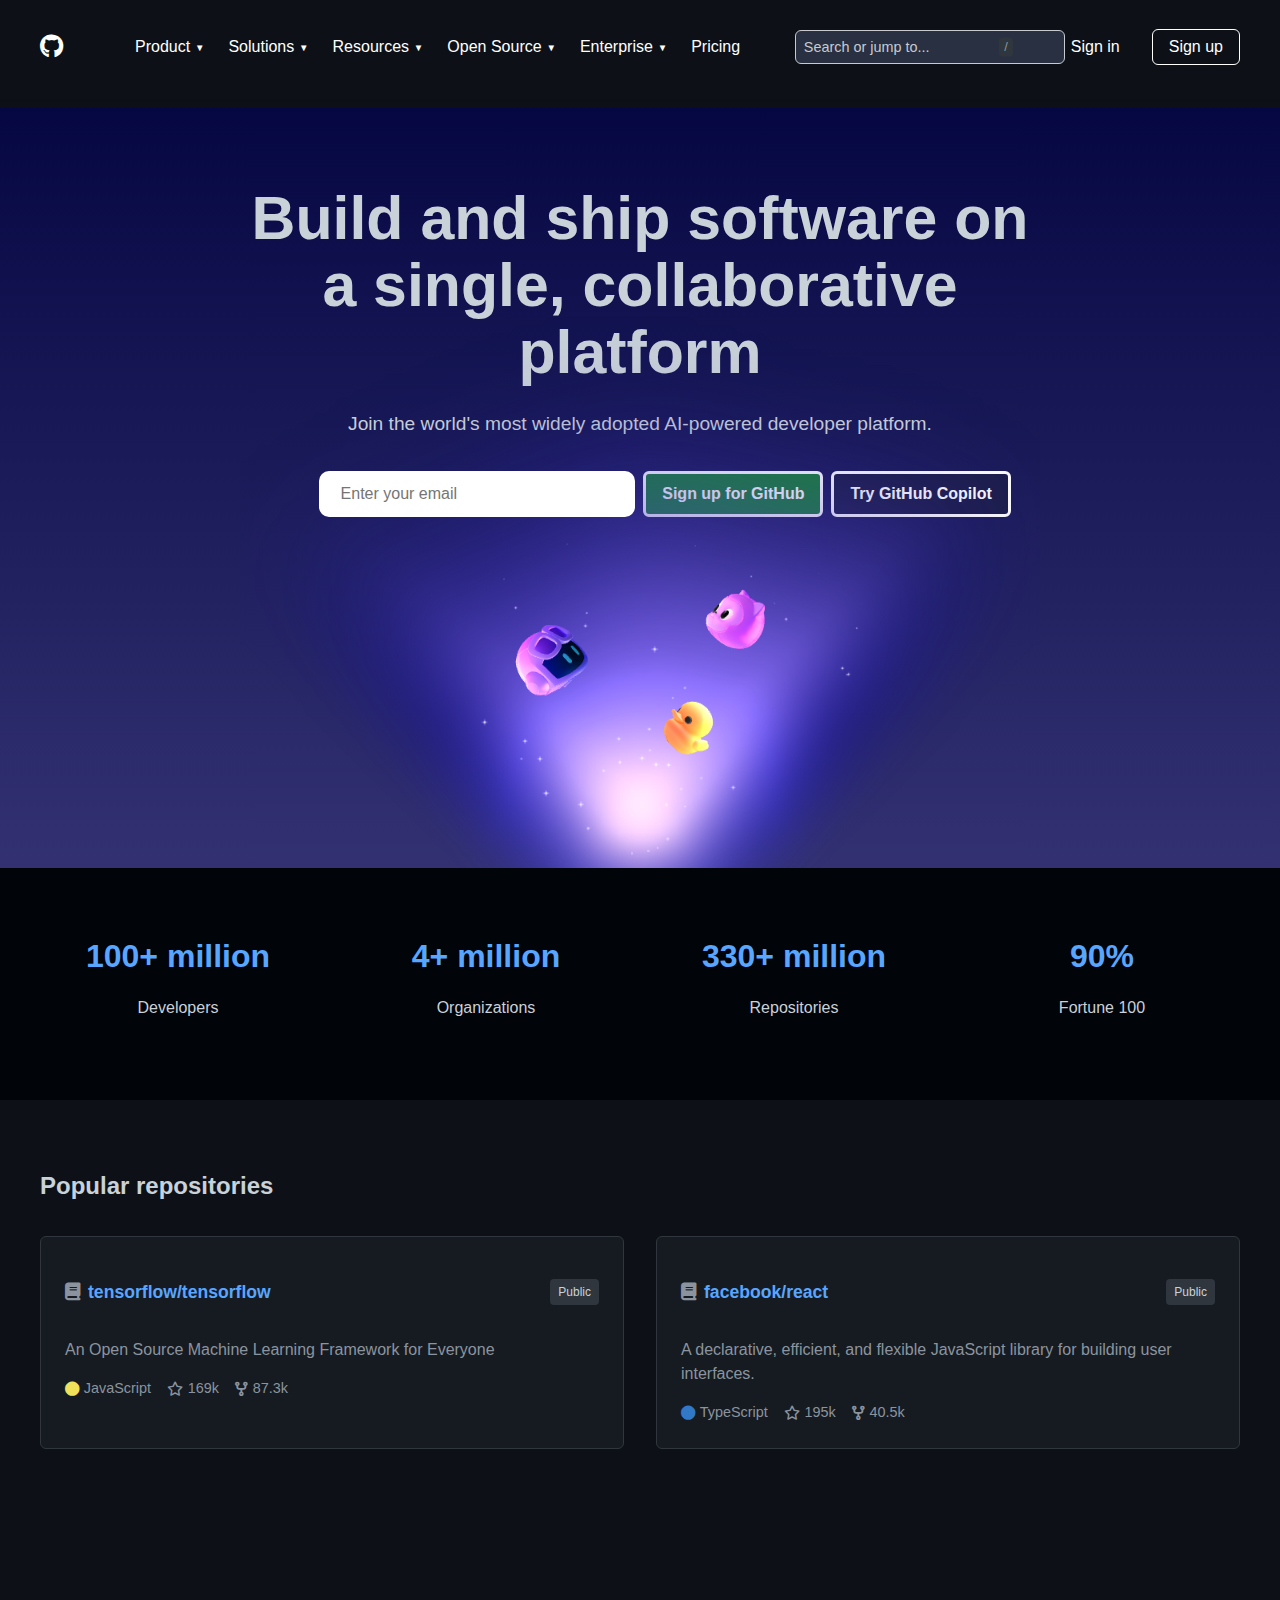
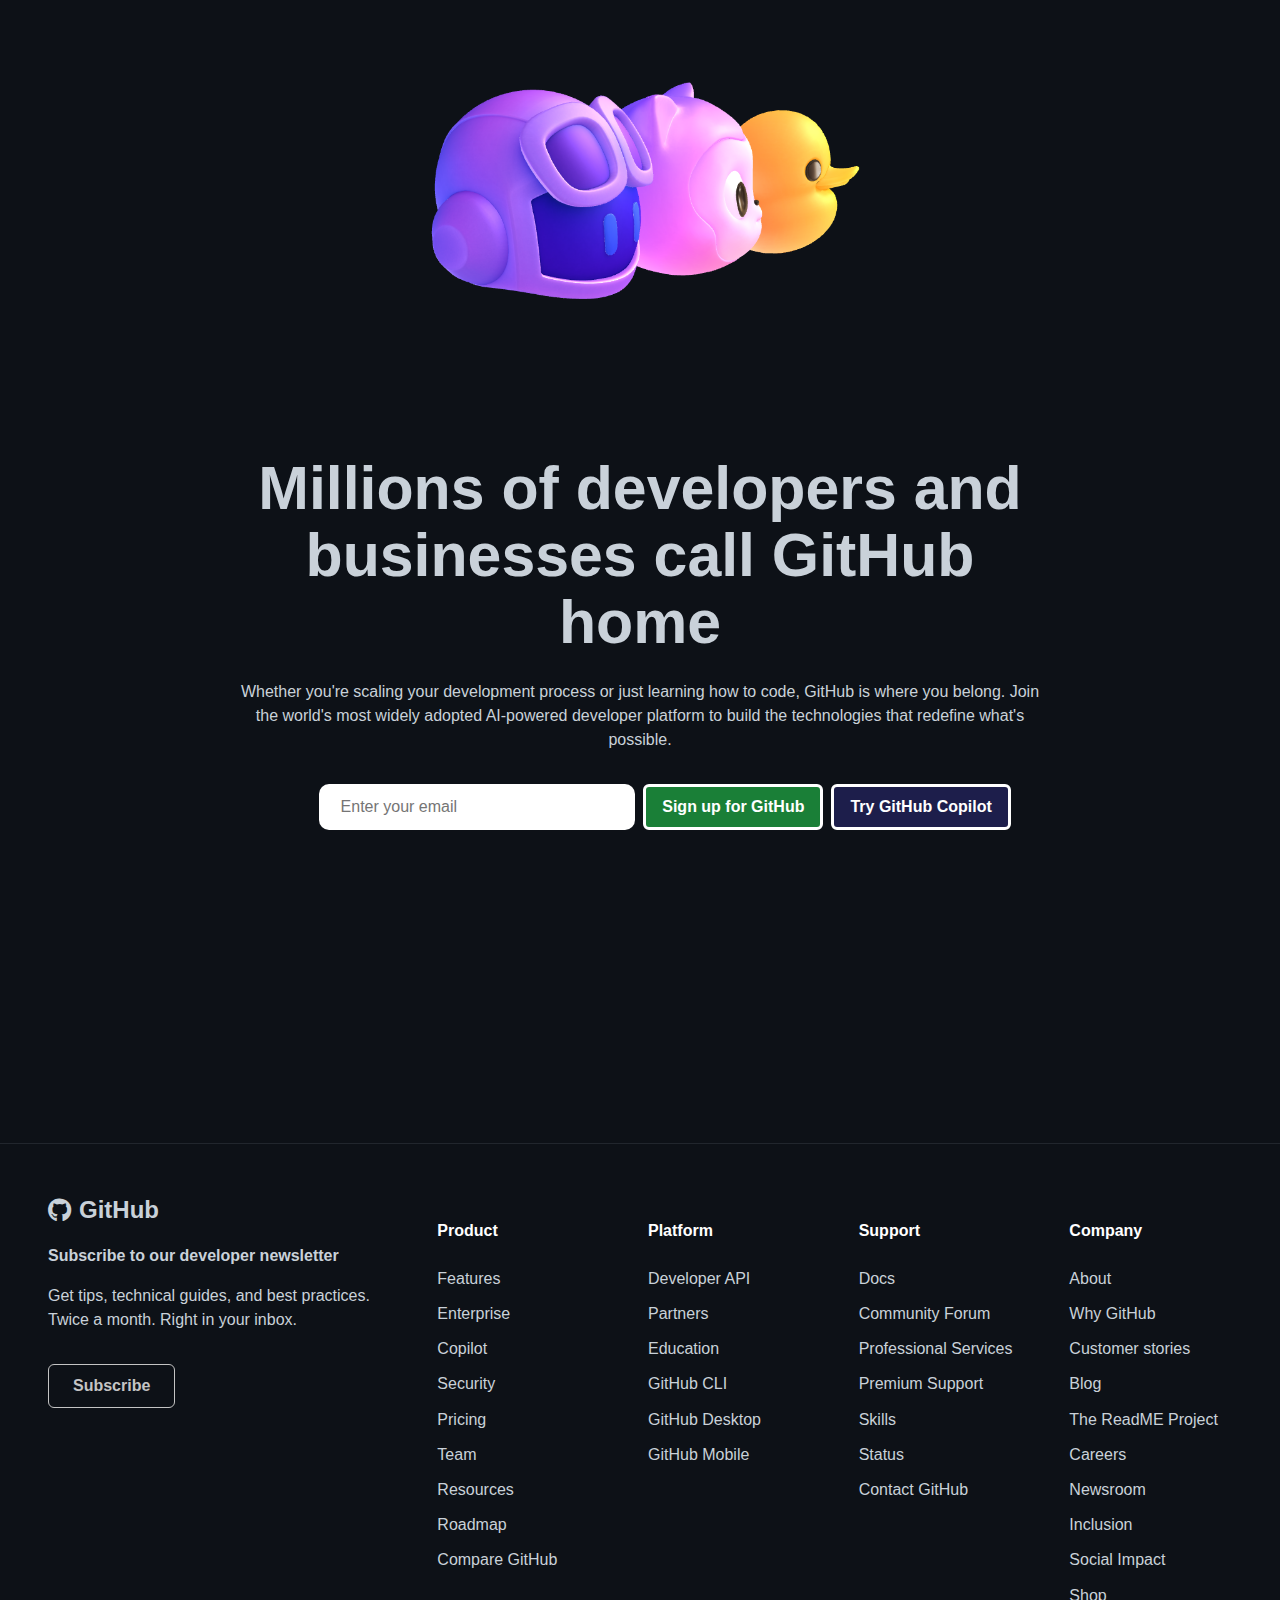
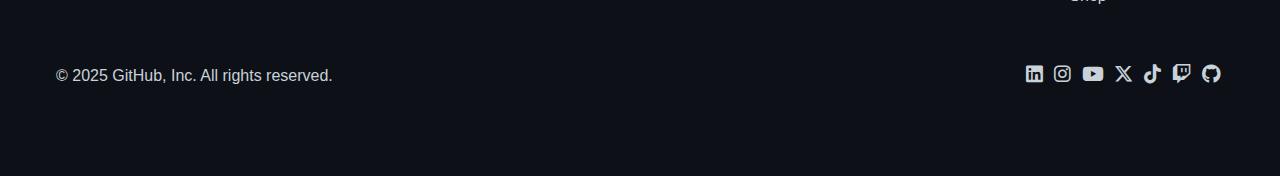
<file: index.html>
<!DOCTYPE html>
<html lang="en">
<head>
    <meta charset="UTF-8">
    <meta name="viewport" content="width=device-width, initial-scale=1.0">
    <title>GitHub - Build and ship software</title>
    <link rel="icon" type="image/x-icon" href="assets/github.png" alt="GitHub Icon">
    <link rel="stylesheet" href="assets/styles.css">
    <link rel="stylesheet" href="https://cdnjs.cloudflare.com/ajax/libs/font-awesome/6.4.0/css/all.min.css">
</head>
<body>
    <!-- Header/Navbar -->
    <header class="main-header">
        <nav class="navbar">
            <div class="container">
                <!-- GitHub Logo -->
                <a class="navbar-brand" href="#">
                    <i class="fa-brands fa-github"></i>
                </a>
                
                <!-- Mobile Menu Toggle -->
                <button class="navbar-toggler" id="navbarToggler">
                    <span class="navbar-toggler-icon"></span>
                </button>
                
                <!-- Main Navigation -->
                <div class="navbar-content" id="navbarContent">
                    <ul class="navbar-nav">
                        <li class="nav-item dropdown">
                            <a class="nav-link dropdown-toggle" href="#">Product</a>
                            <ul class="dropdown-menu">
                                <li><a class="dropdown-item" href="assets/index-html.html"><i class="fas fa-robot"></i> GitHub Copilot</a></li>
                                <li><a class="dropdown-item" href="assets/index-css.html"><i class="fas fa-shield-alt"></i> Advanced Security</a></li>
                                <li><a class="dropdown-item" href=""><i class="fas fa-cogs"></i> Actions</a></li>
                                <li><a class="dropdown-item" href="#"><i class="fas fa-laptop-code"></i> Codespaces</a></li>
                                <li><a class="dropdown-item" href="#"><i class="fas fa-exclamation-circle"></i> Issues</a></li>
                                <li><a class="dropdown-item" href="#"><i class="fas fa-code-branch"></i> Code Review</a></li>
                                <li><a class="dropdown-item" href="#"><i class="fas fa-comments"></i> Discussions</a></li>
                                <li><a class="dropdown-item" href="#"><i class="fas fa-search"></i> Code Search</a></li>
                            </ul>
                        </li>
                        <li class="nav-item dropdown">
                            <a class="nav-link dropdown-toggle" href="#">Solutions</a>
                            <ul class="dropdown-menu">
                                <li><h6 class="dropdown-text">By company size</h6></li>
                                <li><a class="dropdown-item" href="#">Enterprise</a></li>
                                <li><a class="dropdown-item" href="#">Small and medium teams</a></li>
                                <li><a class="dropdown-item" href="#">Startup</a></li>
                                <li><a class="dropdown-item" href="#">Nonprofits</a></li>
                                <li><h6 class="dropdown-text1"> </h6></li>
                                <li><h6 class="dropdown-text">By use case</h6></li>
                                <li><a class="dropdown-item" href="#">DevSecOps</a></li>
                                <li><a class="dropdown-item" href="#">DevOps</a></li>
                                <li><a class="dropdown-item" href="#">CI/CD</a></li>
                                <li><a class="dropdown-item" href="#">View all use cases</a></li>
                            </ul>
                        </li>
                        <li class="nav-item dropdown">
                            <a class="nav-link dropdown-toggle" href="#">Resources</a>
                            <ul class="dropdown-menu">
                                <li><h6 class="dropdown-text">Topics</h6></li>
                                <li><a class="dropdown-item" href="#">AI</a></li>
                                <li><a class="dropdown-item" href="#">DevOps</a></li>
                                <li><a class="dropdown-item" href="#">Security</a></li>
                                <li><a class="dropdown-item" href="#">Software Development</a></li>
                                <li><a class="dropdown-item" href="#">View all</a></li>
                            </ul>
                        </li>
                        <li class="nav-item dropdown">
                            <a class="nav-link dropdown-toggle" href="#">Open Source</a>
                            <ul class="dropdown-menu">
                                <li><a class="dropdown-item" href="#">GitHub Sponsors</a></li>
                                <li><hr class="dropdown-divider"></li>
                                <li><a class="dropdown-item" href="#">The ReadME Project</a></li>
                                <li><hr class="dropdown-divider"></li>
                                <li><h6 class="dropdown-text">Repositories</h6></li>
                                <li><a class="dropdown-item" href="#">Traffic</a></li>
                                <li><a class="dropdown-item" href="#">Trending</a></li>
                                <li><a class="dropdown-item" href="#">Collection</a></li>
                            </ul>
                        </li>
                        <li class="nav-item dropdown">
                            <a class="nav-link dropdown-toggle" href="#">Enterprise</a>
                            <ul class="dropdown-menu">
                                <li><a class="dropdown-item" href="#"><i class="fa-solid fa-layer-group"></i> Enterprise Platform</a>
                                <li><hr class="dropdown-divider"></li>
                                <li><h6 class="dropdown-text">Available add-ons</h6></li>
                                <li><a class="dropdown-item" href="#"><i class="fa-solid fa-shield"></i> GitHub Advance Security</a></li>
                                <li><a class="dropdown-item" href="#"><i class="fas fa-robot"></i> Copilot for business</a></li>
                                <li><a class="dropdown-item" href="#"><i class="fa-solid fa-comments"></i> Premium Support</a></li>
                            </ul>
                        </li>
                        <li class="nav-item">
                            <a class="nav-link price" href="#">Pricing</a>
                        </li>
                    </ul>
                    
                    <!-- Search - Desktop only -->
                    <div class="search-container">
                        <div class="search-box">
                            <input type="text" class="search-input" placeholder="Search or jump to...">
                            <div class="search-icon">/</div>
                        </div>
                    </div>
                    
                    <!-- Sign in / Sign up -->
                    <div class="auth-buttons">
                        <a href="#" class="btn btn-link price">Sign in</a>
                        <a href="#" class="btn btn-outline">Sign up</a>
                    </div>
                </div>
            </div>
        </nav>
    </header>

    <!-- Hero Section -->
    <section class="hero-section">
        <div class="container">
            <div class="hero-content move-up">
                <h1>
                    Build and ship software on a single, collaborative platform
                </h1>
                <p class="lead">
                    Join the world's most widely adopted AI-powered developer platform.
                </p>

                <!-- Sign up form -->
                <div class="signup-form">
                    <div class="input-group boxup">
                        <input type="email" class="form-control1" placeholder="   Enter your email">
                        <a href="assets/repository.html" class="btn signgit">Sign up for GitHub</a>
                        <a href="#" class="btn btn-try">Try GitHub Copilot</a>
                    </div>

                    <div class="hero-image-container">
                        <img src="assets/github_illustration.png" alt="GitHub Illustration" class="hero-image move-down">
                    </div>
                </div>
            </div>
        </div>
    </section>

    <!-- Stats Section -->
    <section class="stats-section">
        <div class="container">
            <div class="stats-grid">
                <div class="stat-item">
                    <div class="stat-number">100+ million</div>
                    <p>Developers</p>
                </div>
                <div class="stat-item">
                    <div class="stat-number">4+ million</div>
                    <p>Organizations</p>
                </div>
                <div class="stat-item">
                    <div class="stat-number">330+ million</div>
                    <p>Repositories</p>
                </div>
                <div class="stat-item">
                    <div class="stat-number">90%</div>
                    <p>Fortune 100</p>
                </div>
            </div>
        </div>
    </section>

    <!-- Popular Repositories Section -->
    <section class="popular-repos">
        <div class="container">
            <h2>Popular repositories</h2>
            <div class="repo-grid">
                <!-- Repo 1 -->
                <div class="repo-card">
                    <div class="repo-header">
                        <h3>
                            <i class="fa-solid fa-book text-muted"></i>
                            <a href="#">tensorflow/tensorflow</a>
                        </h3>
                        <span class="badge">Public</span>
                    </div>
                    <p>An Open Source Machine Learning Framework for Everyone</p>
                    <div class="repo-stats">
                        <span><i class="fa-solid fa-circle text-warning"></i> JavaScript</span>
                        <span><i class="fa-regular fa-star"></i> 169k</span>
                        <span><i class="fa-solid fa-code-fork"></i> 87.3k</span>
                    </div>
                </div>
                
                <!-- Repo 2 -->
                <div class="repo-card">
                    <div class="repo-header">
                        <h3>
                            <i class="fa-solid fa-book text-muted"></i>
                            <a href="#">facebook/react</a>
                        </h3>
                        <span class="badge">Public</span>
                    </div>
                    <p>A declarative, efficient, and flexible JavaScript library for building user interfaces.</p>
                    <div class="repo-stats">
                        <span><i class="fa-solid fa-circle text-primary"></i> TypeScript</span>
                        <span><i class="fa-regular fa-star"></i> 195k</span>
                        <span><i class="fa-solid fa-code-fork"></i> 40.5k</span>
                    </div>
                </div>
            </div>
        </div>
    </section>

    <section class="hero-section1">
        <div class="container">
            <div class="hero-content move-up1">
                <div class="hero-image-container move-down1">
                    <img src="assets/github_illustration1.png" alt="GitHub Illustration" class="hero-image">
                </div>

                <h1>
                    Millions of developers and businesses call GitHub home
                </h1>
                <p class="lead">
                    Whether you're scaling your development process or just learning how to code, 
                    GitHub is where you belong. Join the world's most widely adopted AI-powered 
                    developer platform to build the technologies that redefine what's possible.
                </p>

                <!-- Sign up form -->
                <div class="signup-form">
                    <div class="input-group boxup">
                        <input type="email" class="form-control1" placeholder="   Enter your email">
                        <a href="#" class="btn signgit">Sign up for GitHub</a>
                        <a href="#" class="btn btn-try">Try GitHub Copilot</a>
                    </div>
                </div>
            </div>
        </div>
    </section>

    <!-- Footer -->
    <footer class="footer">
        <div class="container">
            <div class="footer-grid">
                <div class="footer-col footer-main">
                    <div class="footer-logo">
                        <i class="fa-brands fa-github"></i>
                        <span class="footer-title">GitHub</span>
                    </div>
                    <p class="footer-subtitle">Subscribe to our developer newsletter</p>
                    <p>Get tips, technical guides, and best practices. Twice a month. Right in your inbox.</p>
                    <button class="btn btn-foot">Subscribe</button>
                </div>
                
                <div class="footer-col">
                    <h5>Product</h5>
                    <ul>
                        <li><a href="#">Features</a></li>
                        <li><a href="#">Enterprise</a></li>
                        <li><a href="#">Copilot</a></li>
                        <li><a href="#">Security</a></li>
                        <li><a href="#">Pricing</a></li>
                        <li><a href="#">Team</a></li>
                        <li><a href="#">Resources</a></li>
                        <li><a href="#">Roadmap</a></li>
                        <li><a href="#">Compare GitHub</a></li>
                    </ul>
                </div>
                
                <div class="footer-col">
                    <h5>Platform</h5>
                    <ul>
                        <li><a href="#">Developer API</a></li>
                        <li><a href="#">Partners</a></li>
                        <li><a href="#">Education</a></li>
                        <li><a href="#">GitHub CLI</a></li>
                        <li><a href="#">GitHub Desktop</a></li>
                        <li><a href="#">GitHub Mobile</a></li>
                    </ul>
                </div>

                <div class="footer-col">
                    <h5>Support</h5>
                    <ul>
                        <li><a href="#">Docs</a></li>
                        <li><a href="#">Community Forum</a></li>
                        <li><a href="#">Professional Services</a></li>
                        <li><a href="#">Premium Support</a></li>
                        <li><a href="#">Skills</a></li>
                        <li><a href="#">Status</a></li>
                        <li><a href="#">Contact GitHub</a></li>
                    </ul>
                </div>
                
                <div class="footer-col">
                    <h5>Company</h5>
                    <ul>
                        <li><a href="#">About</a></li>
                        <li><a href="#">Why GitHub</a></li>
                        <li><a href="#">Customer stories</a></li>
                        <li><a href="#">Blog</a></li>
                        <li><a href="#">The ReadME Project</a></li>
                        <li><a href="#">Careers</a></li>
                        <li><a href="#">Newsroom</a></li>
                        <li><a href="#">Inclusion</a></li>
                        <li><a href="#">Social Impact</a></li>
                        <li><a href="#">Shop</a></li>
                    </ul>
                </div>
            </div>
            
            <div class="footer-bottom">
                <div class="footer-copyright">
                    <p>© 2025 GitHub, Inc. All rights reserved.</p>
                </div>
                <div class="footer-social">
                    <a href="https://www.linkedin.com/company/github"><i class="fab fa-linkedin"></i></a>
                    <a href="https://www.instagram.com/github"><i class="fa-brands fa-instagram"></i></a>
                    <a href="https://www.youtube.com/github"><i class="fab fa-youtube"></i></a>
                    <a href="https://x.com/github"><i class="fab fa-x-twitter"></i></a>
                    <a href="https://www.tiktok.com/@github"><i class="fa-brands fa-tiktok"></i></a>
                    <a href="https://www.twitch.tv/github"><i class="fa-brands fa-twitch"></i></a>
                    <a href="https://github.com/github"><i class="fab fa-github"></i></a>
                </div>
            </div>
        </div>
    </footer>
</body>
</html>
</file>
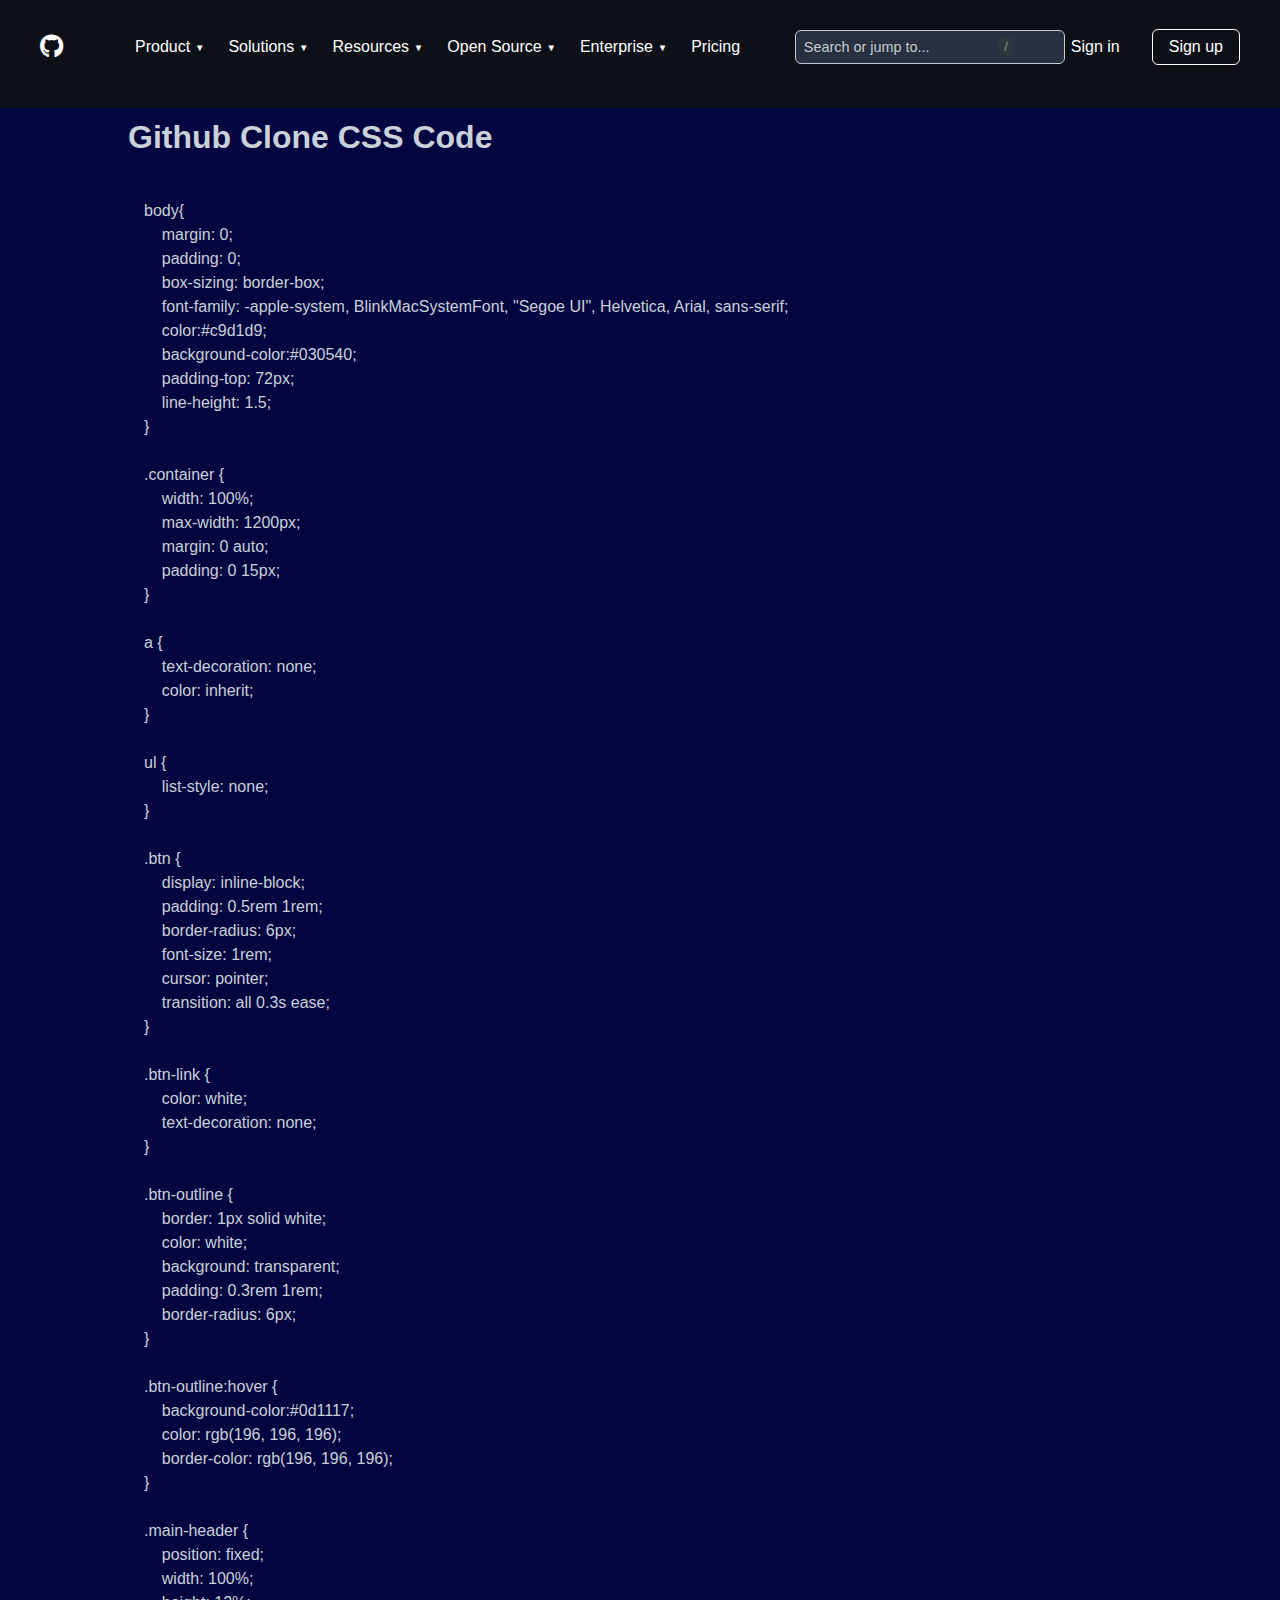
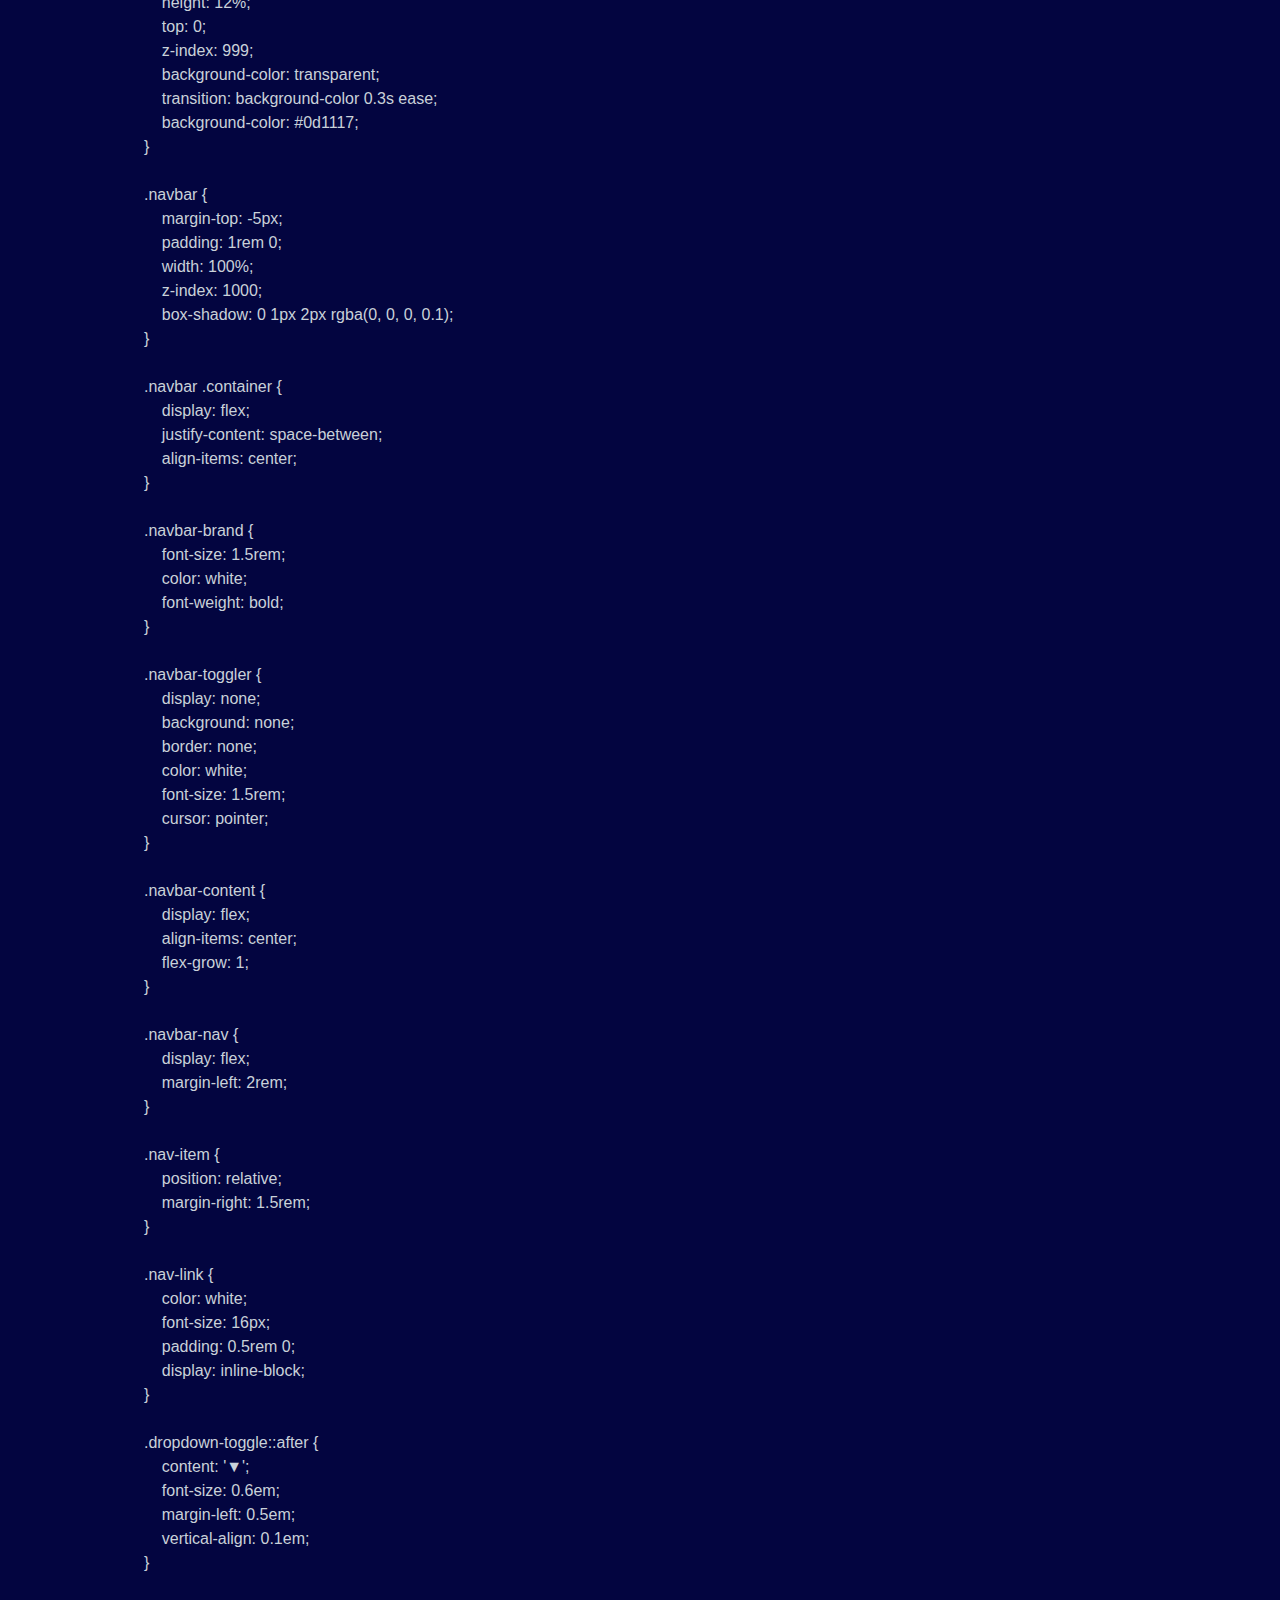
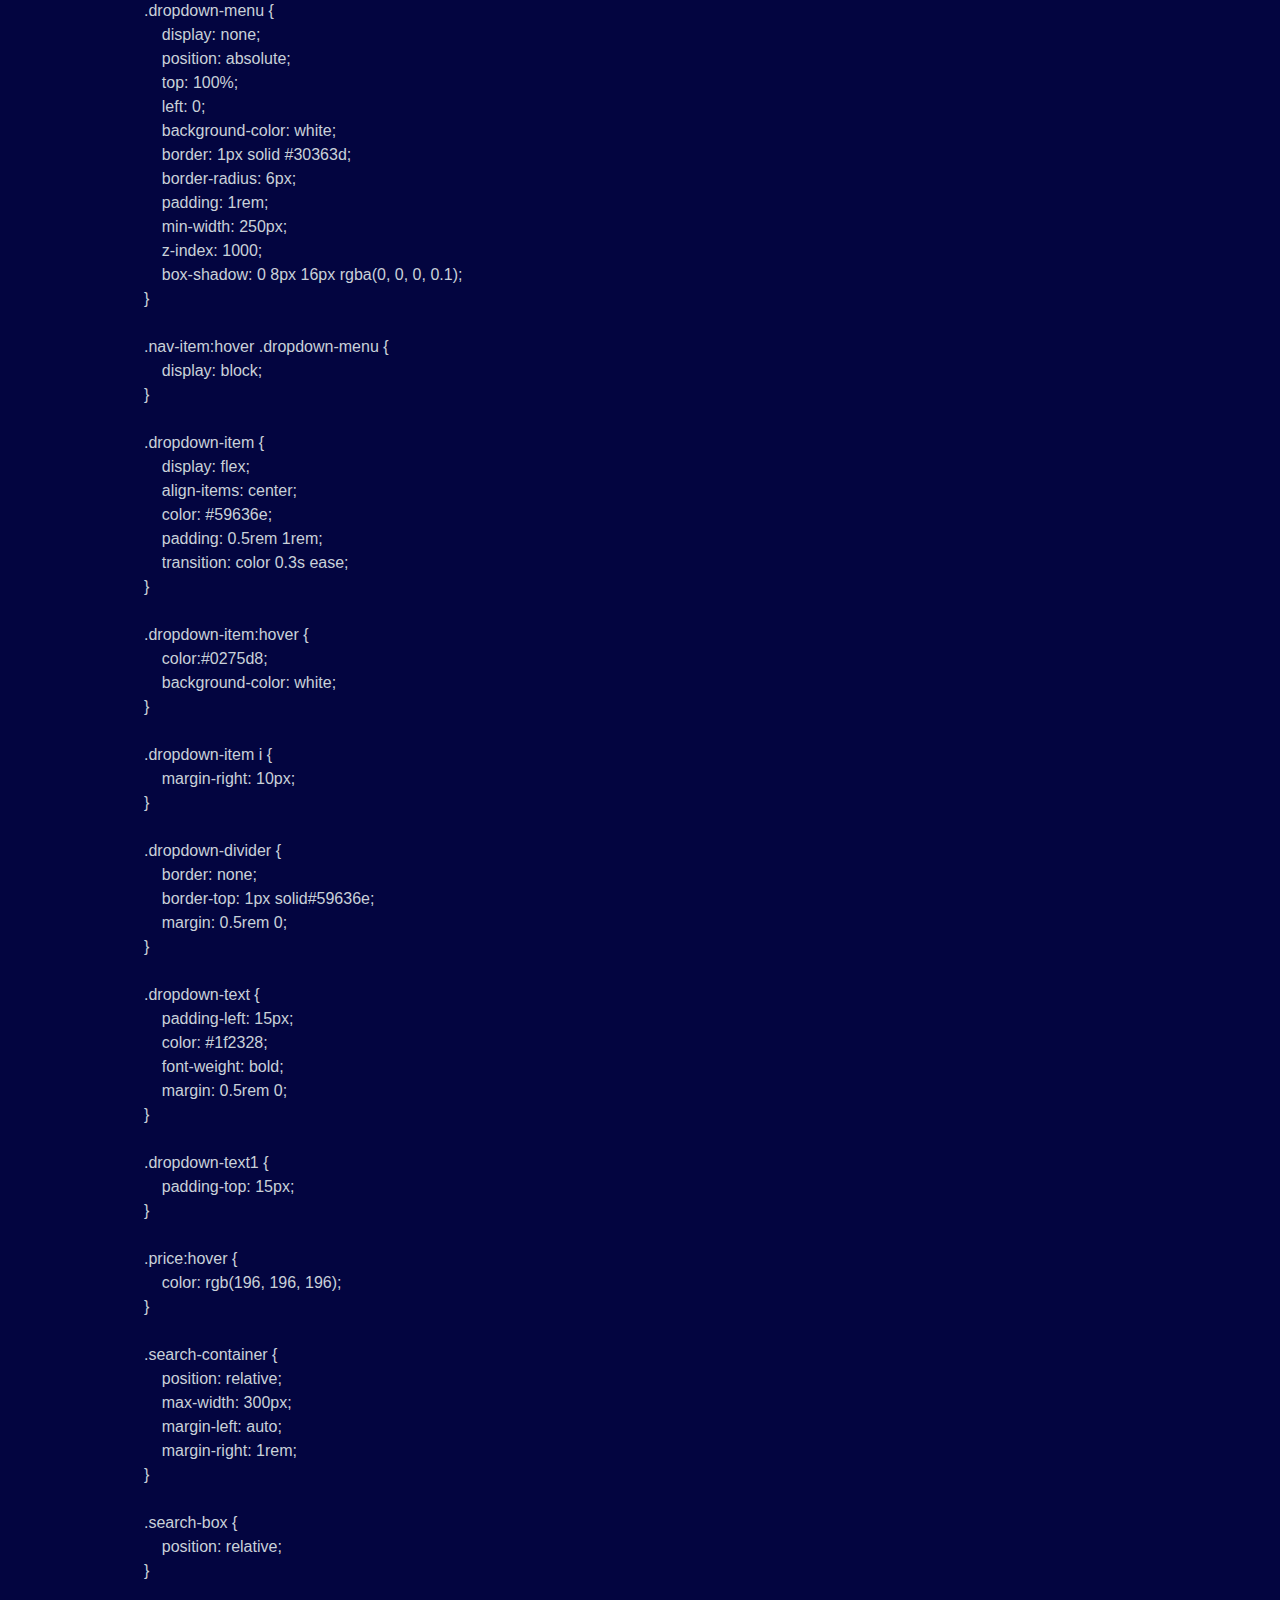
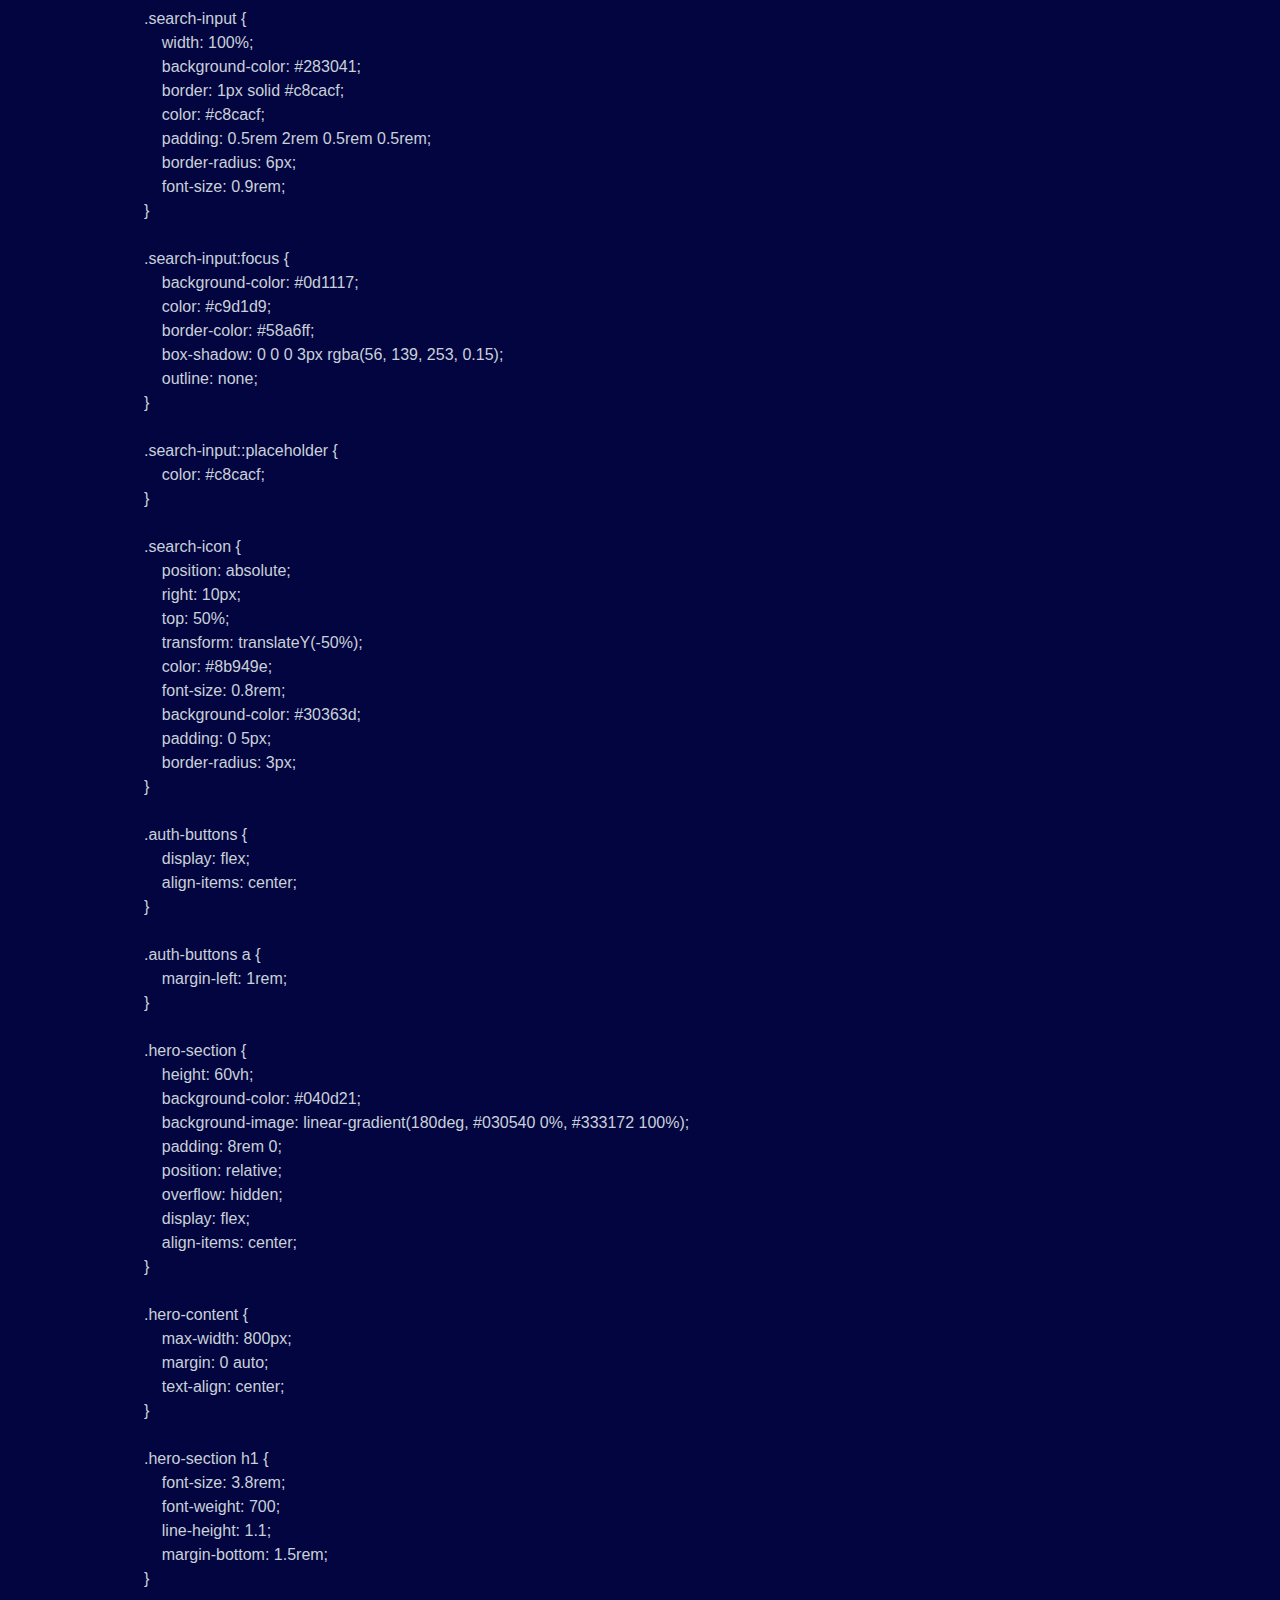
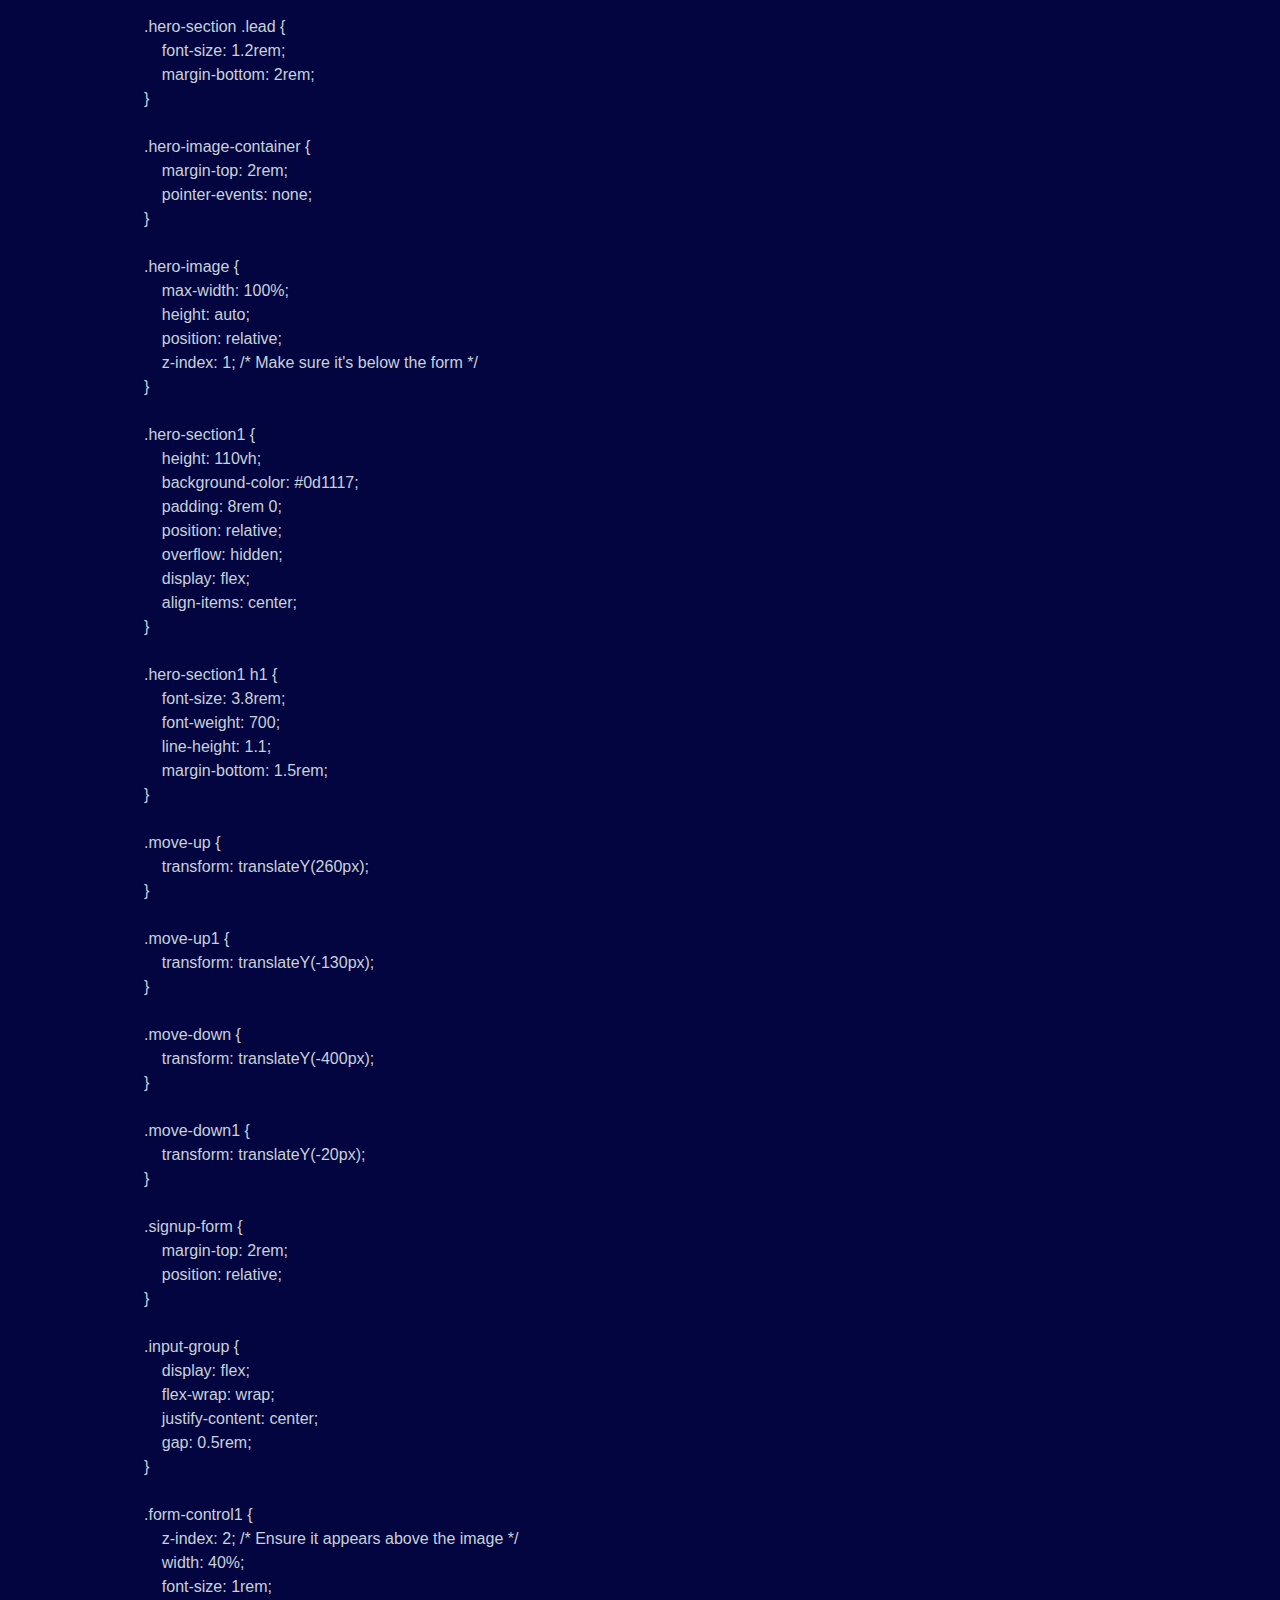
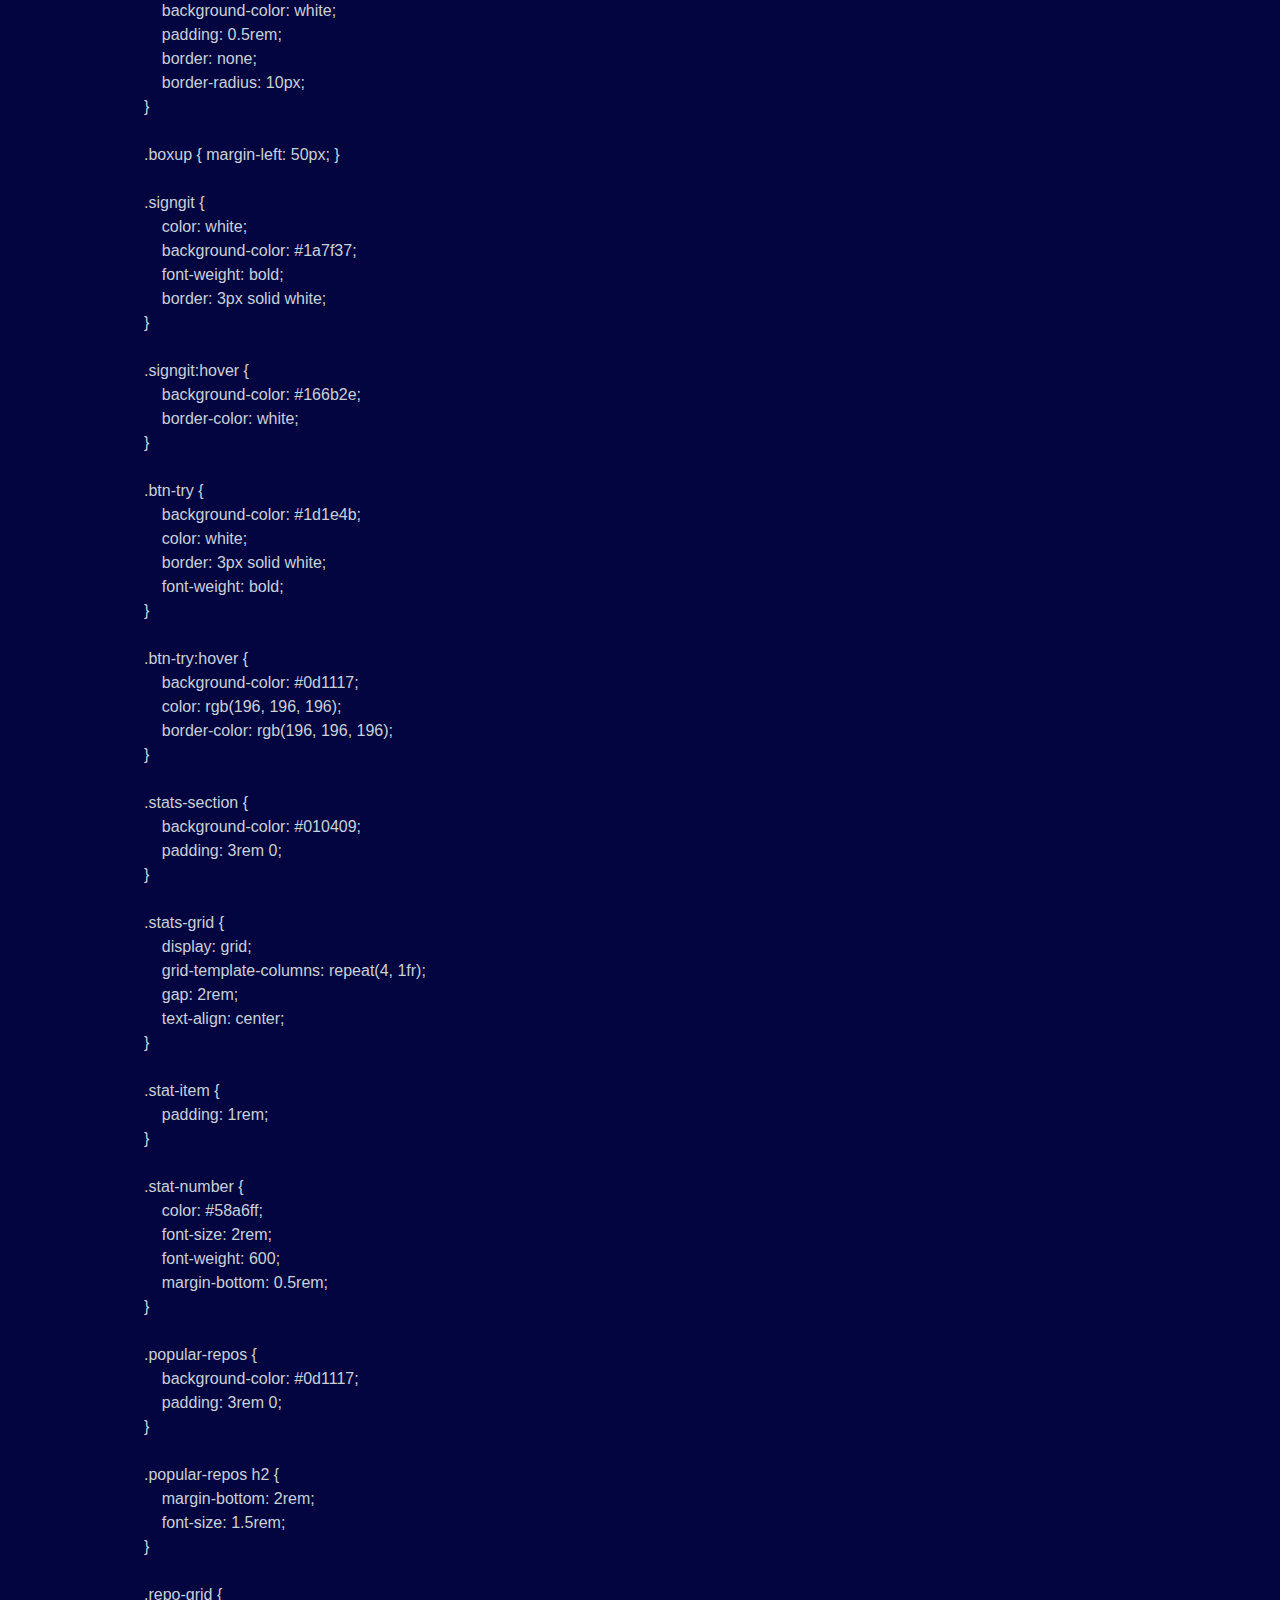
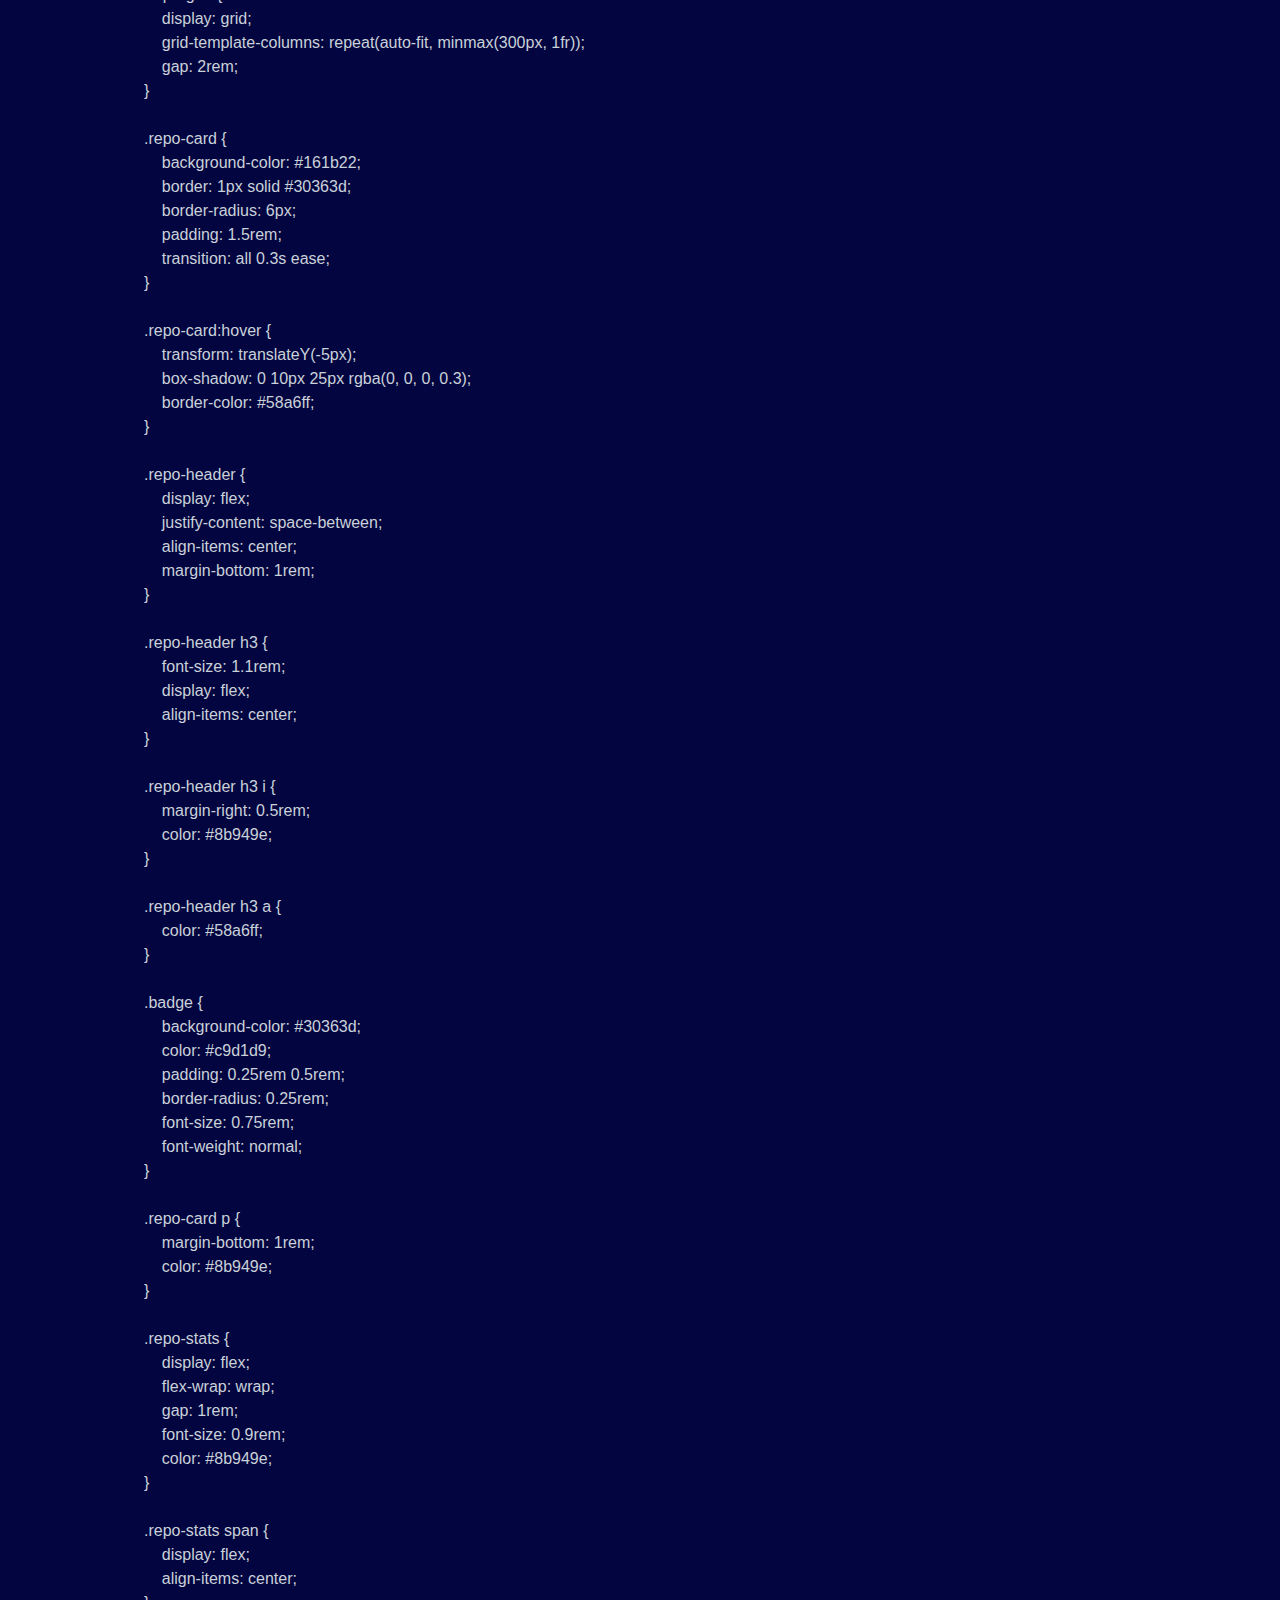
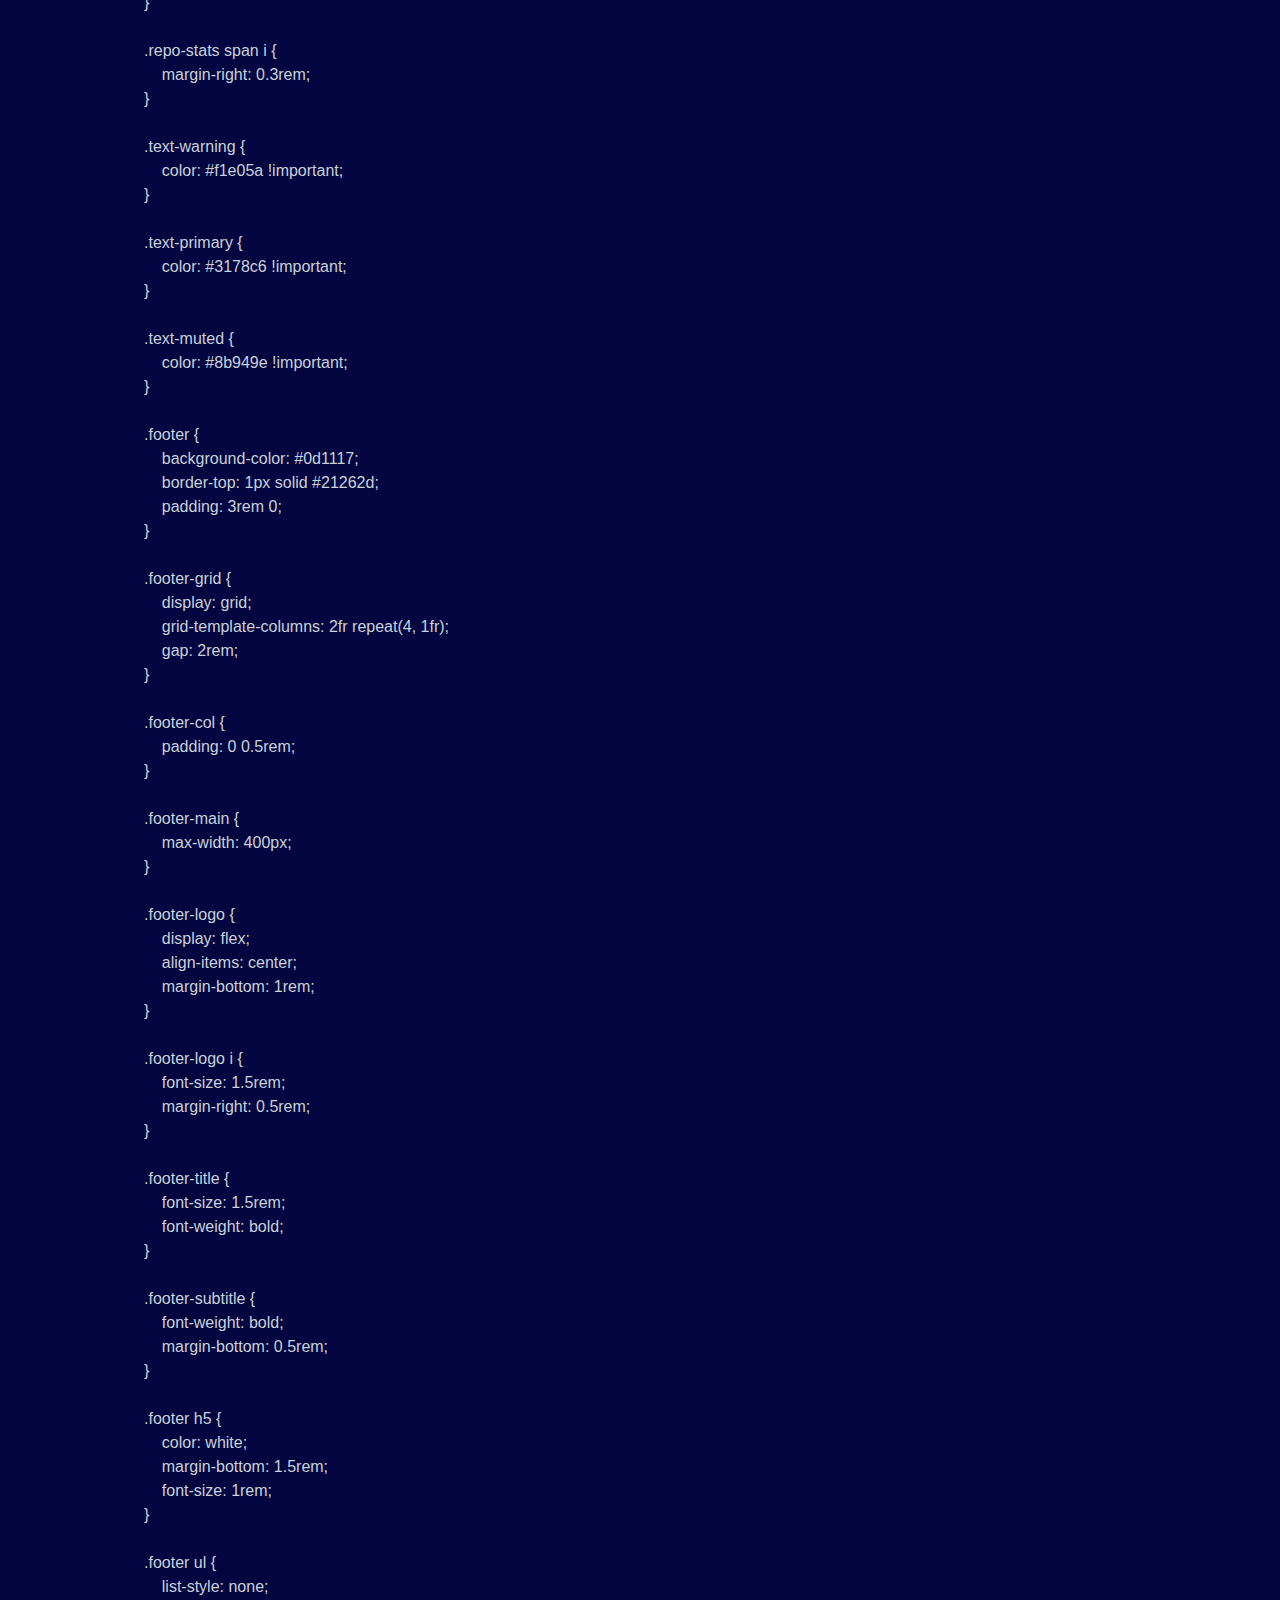
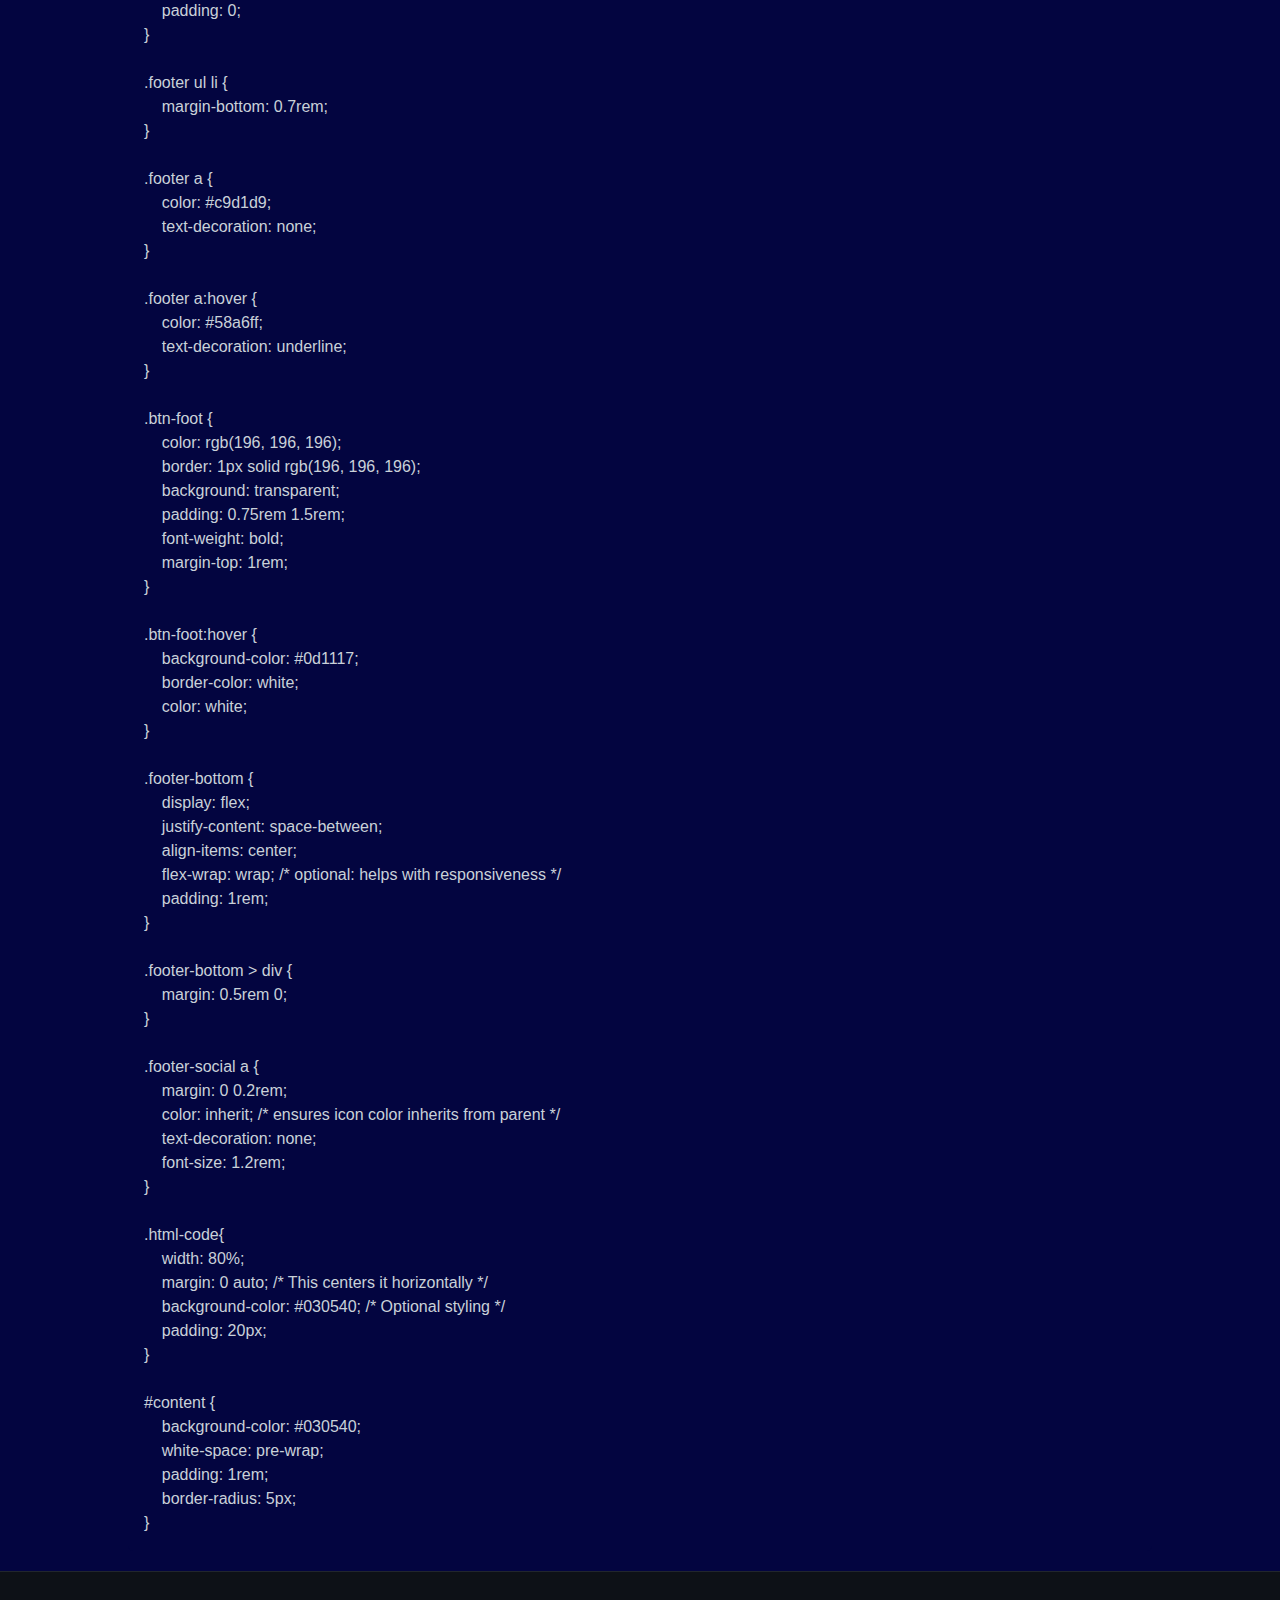
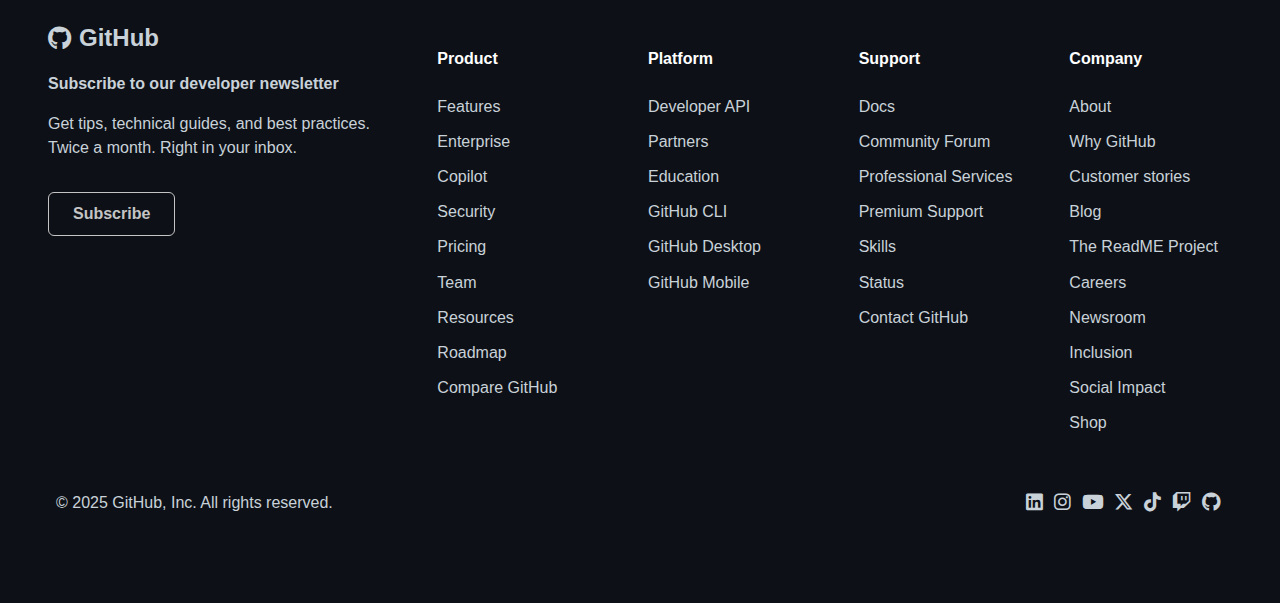
<file: assets/index-css.html>
<!DOCTYPE html>
<html lang="en">
<head>
    <meta charset="UTF-8">
    <meta name="viewport" content="width=device-width, initial-scale=1.0">
    <title>GitHub Clone CSS</title>
    <link rel="icon" type="image/x-icon" href="github.png" alt="GitHub Icon">
    <link href="https://cdnjs.cloudflare.com/ajax/libs/font-awesome/6.4.2/css/all.min.css" rel="stylesheet">
    <link rel="stylesheet" href="styles.css">
</head>
<body>
    <!-- Header/Navbar -->
    <header class="main-header">
        <nav class="navbar">
            <div class="container">
                <!-- GitHub Logo -->
                <a class="navbar-brand" href="..//index.html">
                    <i class="fa-brands fa-github"></i>
                </a>
                
                <!-- Mobile Menu Toggle -->
                <button class="navbar-toggler" id="navbarToggler">
                    <span class="navbar-toggler-icon"></span>
                </button>
                
                <!-- Main Navigation -->
                <div class="navbar-content" id="navbarContent">
                    <ul class="navbar-nav">
                        <li class="nav-item dropdown">
                            <a class="nav-link dropdown-toggle" href="#">Product</a>
                            <ul class="dropdown-menu">
                                <li><a class="dropdown-item" href="index-html.html"><i class="fas fa-robot"></i> GitHub Copilot</a></li>
                                <li><a class="dropdown-item" href="#"><i class="fas fa-shield-alt"></i> Advanced Security</a></li>
                                <li><a class="dropdown-item" href=""><i class="fas fa-cogs"></i> Actions</a></li>
                                <li><a class="dropdown-item" href="#"><i class="fas fa-laptop-code"></i> Codespaces</a></li>
                                <li><a class="dropdown-item" href="#"><i class="fas fa-exclamation-circle"></i> Issues</a></li>
                                <li><a class="dropdown-item" href="#"><i class="fas fa-code-branch"></i> Code Review</a></li>
                                <li><a class="dropdown-item" href="#"><i class="fas fa-comments"></i> Discussions</a></li>
                                <li><a class="dropdown-item" href="#"><i class="fas fa-search"></i> Code Search</a></li>
                            </ul>
                        </li>
                        <li class="nav-item dropdown">
                            <a class="nav-link dropdown-toggle" href="#">Solutions</a>
                            <ul class="dropdown-menu">
                                <li><h6 class="dropdown-text">By company size</h6></li>
                                <li><a class="dropdown-item" href="#">Enterprise</a></li>
                                <li><a class="dropdown-item" href="#">Small and medium teams</a></li>
                                <li><a class="dropdown-item" href="#">Startup</a></li>
                                <li><a class="dropdown-item" href="#">Nonprofits</a></li>
                                <li><h6 class="dropdown-text1"> </h6></li>
                                <li><h6 class="dropdown-text">By use case</h6></li>
                                <li><a class="dropdown-item" href="#">DevSecOps</a></li>
                                <li><a class="dropdown-item" href="#">DevOps</a></li>
                                <li><a class="dropdown-item" href="#">CI/CD</a></li>
                                <li><a class="dropdown-item" href="#">View all use cases</a></li>
                            </ul>
                        </li>
                        <li class="nav-item dropdown">
                            <a class="nav-link dropdown-toggle" href="#">Resources</a>
                            <ul class="dropdown-menu">
                                <li><h6 class="dropdown-text">Topics</h6></li>
                                <li><a class="dropdown-item" href="#">AI</a></li>
                                <li><a class="dropdown-item" href="#">DevOps</a></li>
                                <li><a class="dropdown-item" href="#">Security</a></li>
                                <li><a class="dropdown-item" href="#">Software Development</a></li>
                                <li><a class="dropdown-item" href="#">View all</a></li>
                            </ul>
                        </li>
                        <li class="nav-item dropdown">
                            <a class="nav-link dropdown-toggle" href="#">Open Source</a>
                            <ul class="dropdown-menu">
                                <li><a class="dropdown-item" href="#">GitHub Sponsors</a></li>
                                <li><hr class="dropdown-divider"></li>
                                <li><a class="dropdown-item" href="#">The ReadME Project</a></li>
                                <li><hr class="dropdown-divider"></li>
                                <li><h6 class="dropdown-text">Repositories</h6></li>
                                <li><a class="dropdown-item" href="#">Traffic</a></li>
                                <li><a class="dropdown-item" href="#">Trending</a></li>
                                <li><a class="dropdown-item" href="#">Collection</a></li>
                            </ul>
                        </li>
                        <li class="nav-item dropdown">
                            <a class="nav-link dropdown-toggle" href="#">Enterprise</a>
                            <ul class="dropdown-menu">
                                <li><a class="dropdown-item" href="#"><i class="fa-solid fa-layer-group"></i> Enterprise Platform</a>
                                <li><hr class="dropdown-divider"></li>
                                <li><h6 class="dropdown-text">Available add-ons</h6></li>
                                <li><a class="dropdown-item" href="#"><i class="fa-solid fa-shield"></i> GitHub Advance Security</a></li>
                                <li><a class="dropdown-item" href="#"><i class="fas fa-robot"></i> Copilot for business</a></li>
                                <li><a class="dropdown-item" href="#"><i class="fa-solid fa-comments"></i> Premium Support</a></li>
                            </ul>
                        </li>
                        <li class="nav-item">
                            <a class="nav-link price" href="#">Pricing</a>
                        </li>
                    </ul>
                    
                    <!-- Search - Desktop only -->
                    <div class="search-container">
                        <div class="search-box">
                            <input type="text" class="search-input" placeholder="Search or jump to...">
                            <div class="search-icon">/</div>
                        </div>
                    </div>
                    
                    <!-- Sign in / Sign up -->
                    <div class="auth-buttons">
                        <a href="#" class="btn btn-link price">Sign in</a>
                        <a href="#" class="btn btn-outline">Sign up</a>
                    </div>
                </div>
            </div>
        </nav>
    </header>

    <!-- html-code -->
    <html-code>
      <div class="html-code">
        <h1>Github Clone CSS Code</h1>
        <div id="content">Loading...</div>
      </div>
    </html-code>

    <!-- Footer -->
    <footer class="footer">
        <div class="container">
            <div class="footer-grid">
                <div class="footer-col footer-main">
                    <div class="footer-logo">
                        <i class="fa-brands fa-github"></i>
                        <span class="footer-title">GitHub</span>
                    </div>
                    <p class="footer-subtitle">Subscribe to our developer newsletter</p>
                    <p>Get tips, technical guides, and best practices. Twice a month. Right in your inbox.</p>
                    <button class="btn btn-foot">Subscribe</button>
                </div>
                
                <div class="footer-col">
                    <h5>Product</h5>
                    <ul>
                        <li><a href="#">Features</a></li>
                        <li><a href="#">Enterprise</a></li>
                        <li><a href="#">Copilot</a></li>
                        <li><a href="#">Security</a></li>
                        <li><a href="#">Pricing</a></li>
                        <li><a href="#">Team</a></li>
                        <li><a href="#">Resources</a></li>
                        <li><a href="#">Roadmap</a></li>
                        <li><a href="#">Compare GitHub</a></li>
                    </ul>
                </div>
                
                <div class="footer-col">
                    <h5>Platform</h5>
                    <ul>
                        <li><a href="#">Developer API</a></li>
                        <li><a href="#">Partners</a></li>
                        <li><a href="#">Education</a></li>
                        <li><a href="#">GitHub CLI</a></li>
                        <li><a href="#">GitHub Desktop</a></li>
                        <li><a href="#">GitHub Mobile</a></li>
                    </ul>
                </div>

                <div class="footer-col">
                    <h5>Support</h5>
                    <ul>
                        <li><a href="#">Docs</a></li>
                        <li><a href="#">Community Forum</a></li>
                        <li><a href="#">Professional Services</a></li>
                        <li><a href="#">Premium Support</a></li>
                        <li><a href="#">Skills</a></li>
                        <li><a href="#">Status</a></li>
                        <li><a href="#">Contact GitHub</a></li>
                    </ul>
                </div>
                
                <div class="footer-col">
                    <h5>Company</h5>
                    <ul>
                        <li><a href="#">About</a></li>
                        <li><a href="#">Why GitHub</a></li>
                        <li><a href="#">Customer stories</a></li>
                        <li><a href="#">Blog</a></li>
                        <li><a href="#">The ReadME Project</a></li>
                        <li><a href="#">Careers</a></li>
                        <li><a href="#">Newsroom</a></li>
                        <li><a href="#">Inclusion</a></li>
                        <li><a href="#">Social Impact</a></li>
                        <li><a href="#">Shop</a></li>
                    </ul>
                </div>
            </div>
            
            <div class="footer-bottom">
                <div class="footer-copyright">
                    <p>© 2025 GitHub, Inc. All rights reserved.</p>
                </div>
                <div class="footer-social">
                    <a href="https://www.linkedin.com/company/github"><i class="fab fa-linkedin"></i></a>
                    <a href="https://www.instagram.com/github"><i class="fa-brands fa-instagram"></i></a>
                    <a href="https://www.youtube.com/github"><i class="fab fa-youtube"></i></a>
                    <a href="https://x.com/github"><i class="fab fa-x-twitter"></i></a>
                    <a href="https://www.tiktok.com/@github"><i class="fa-brands fa-tiktok"></i></a>
                    <a href="https://www.twitch.tv/github"><i class="fa-brands fa-twitch"></i></a>
                    <a href="https://github.com/github"><i class="fab fa-github"></i></a>
                </div>
            </div>
        </div>
    </footer>

    <script>
        fetch('text-css.txt')
        .then(response => {
            if (!response.ok) throw new Error('Network response was not ok');
            return response.text();
        })
        .then(data => {
            document.getElementById('content').textContent = data;
        })
        .catch(error => {
            document.getElementById('content').textContent = 'Error loading file: ' + error;
        });
    </script>
</body>
</html>
</file>
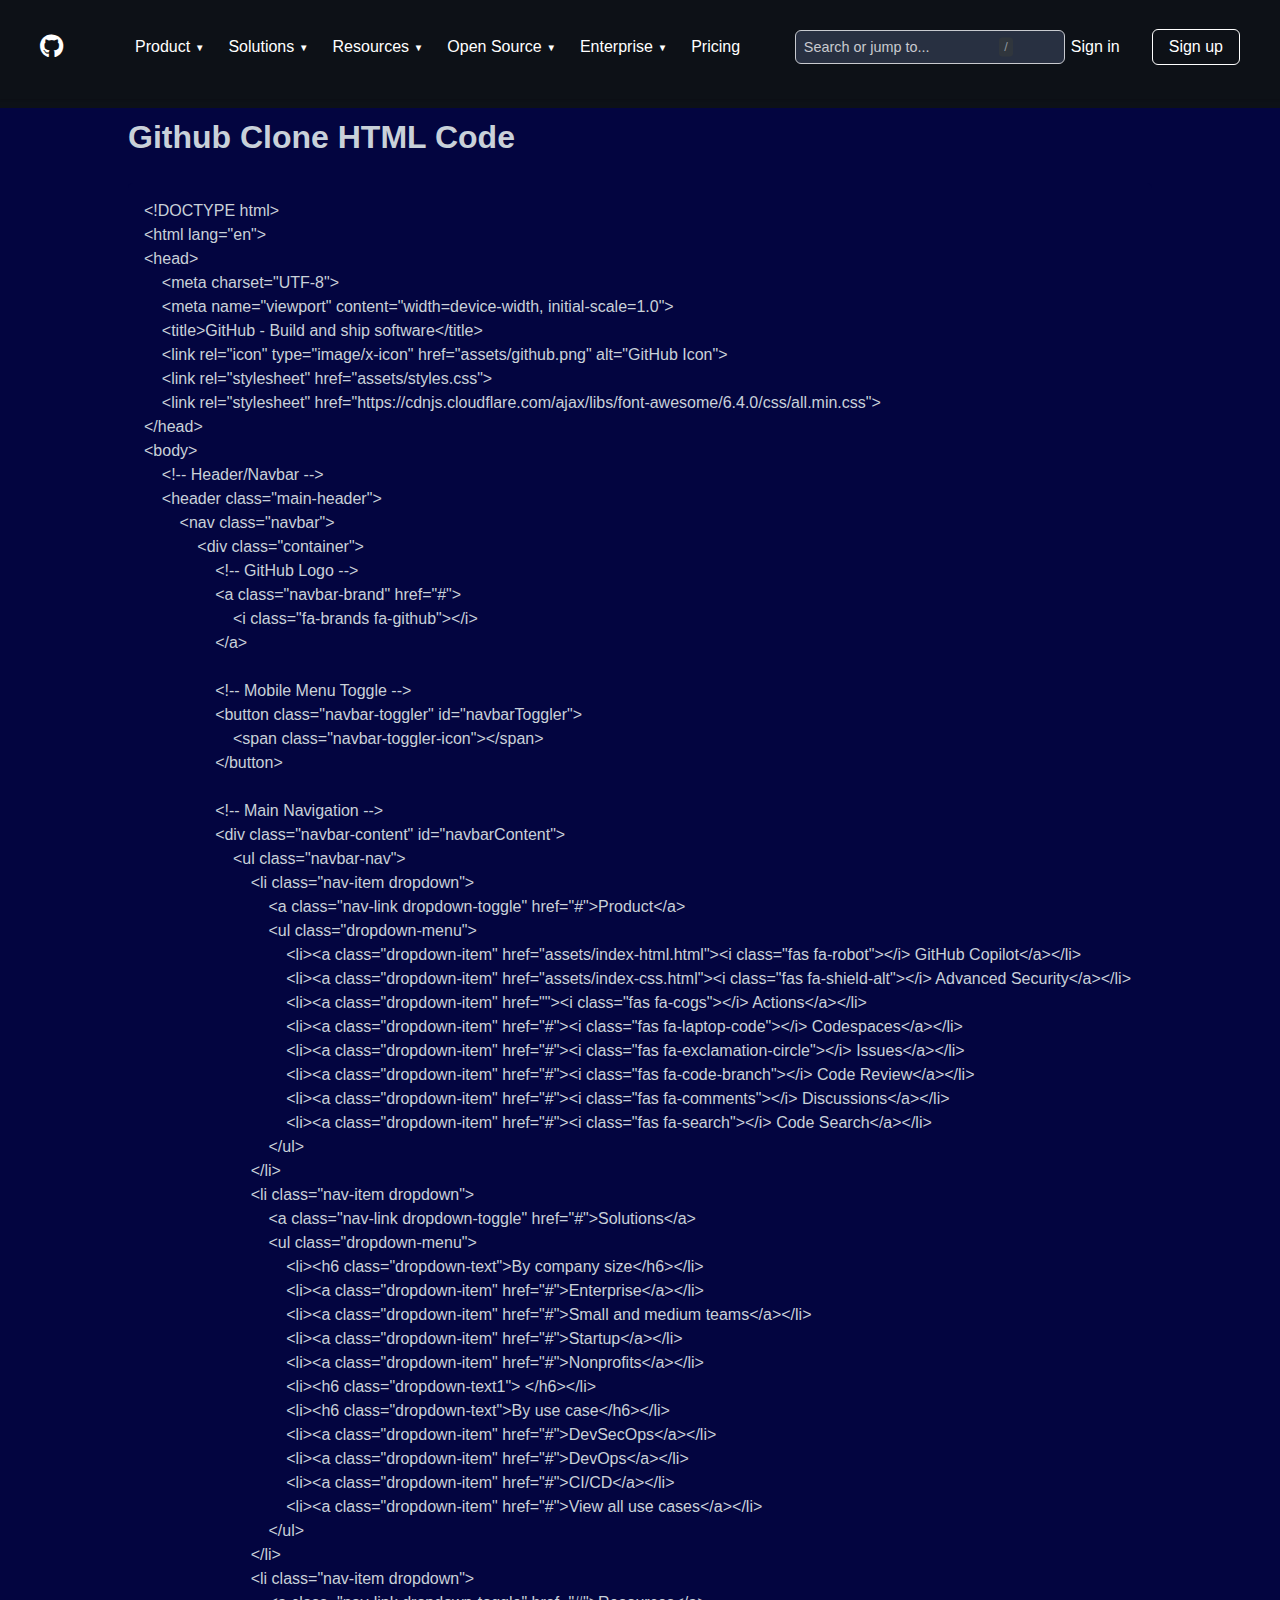
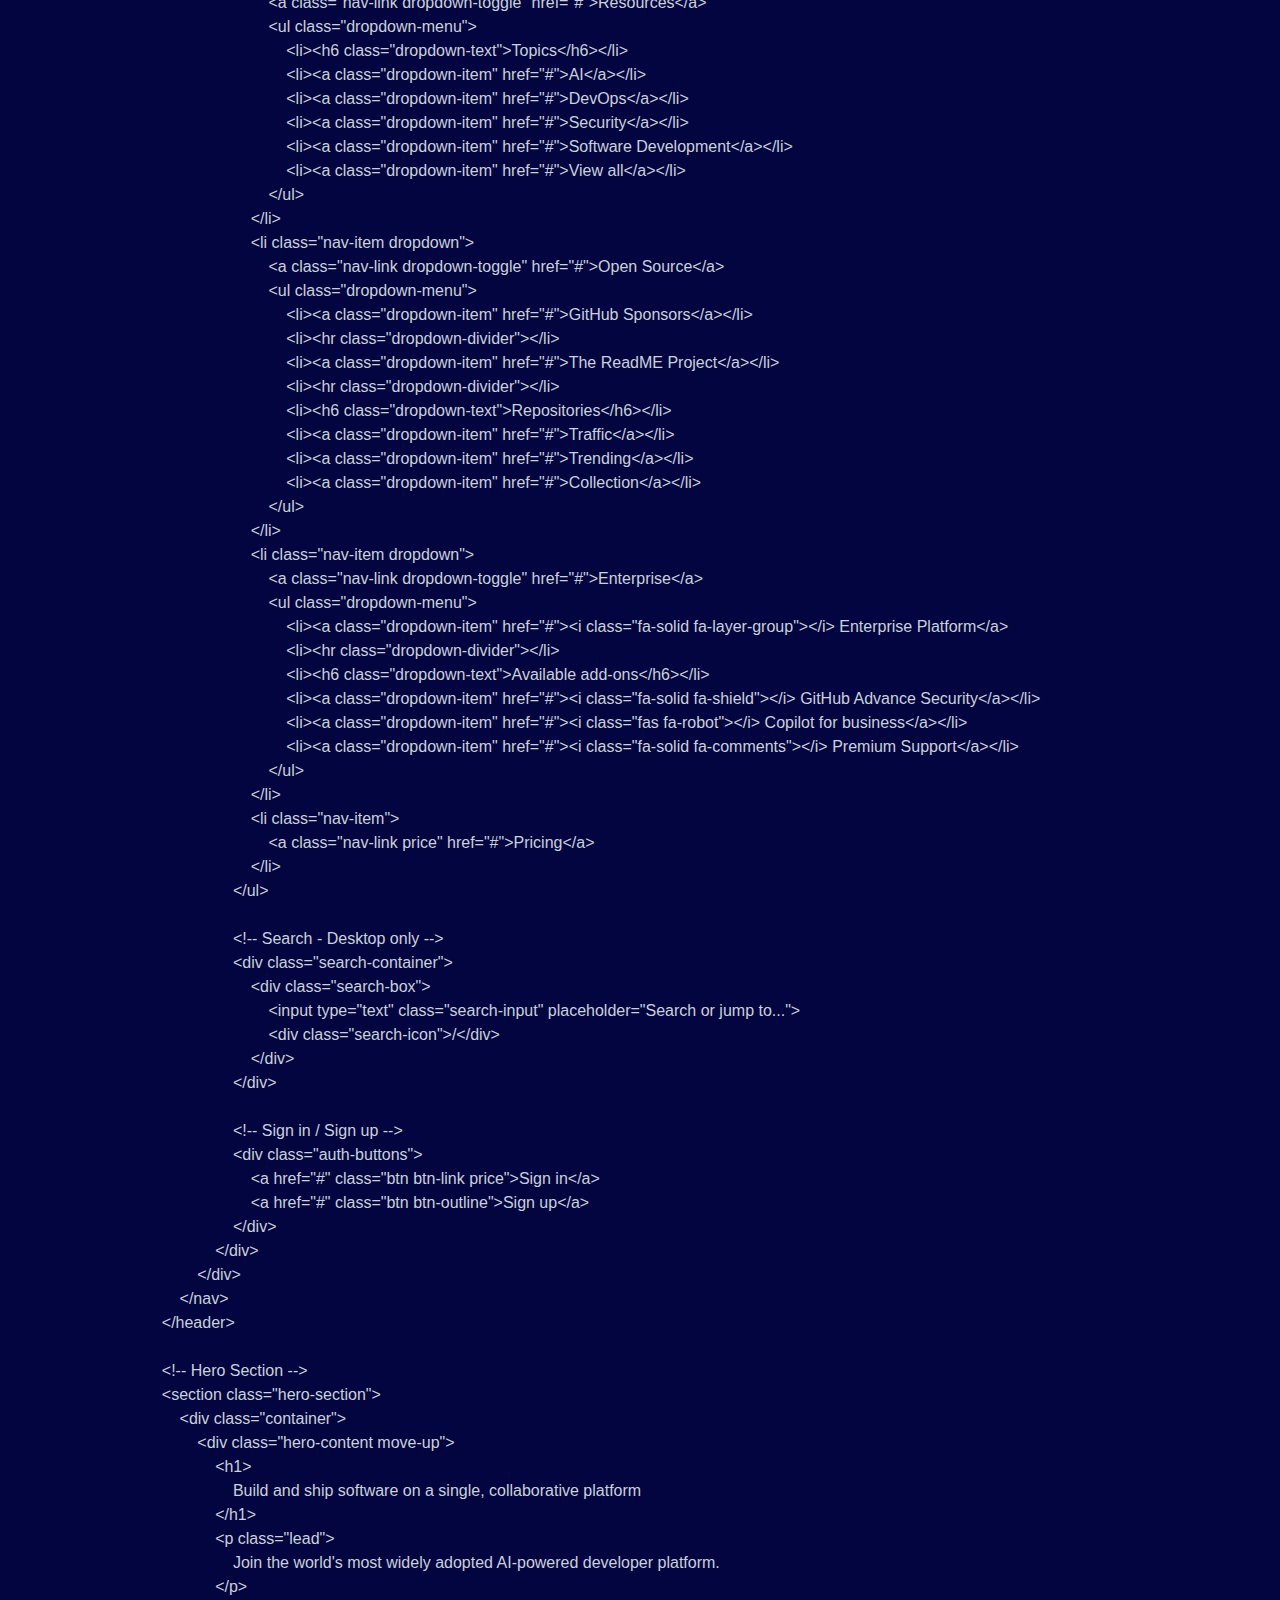
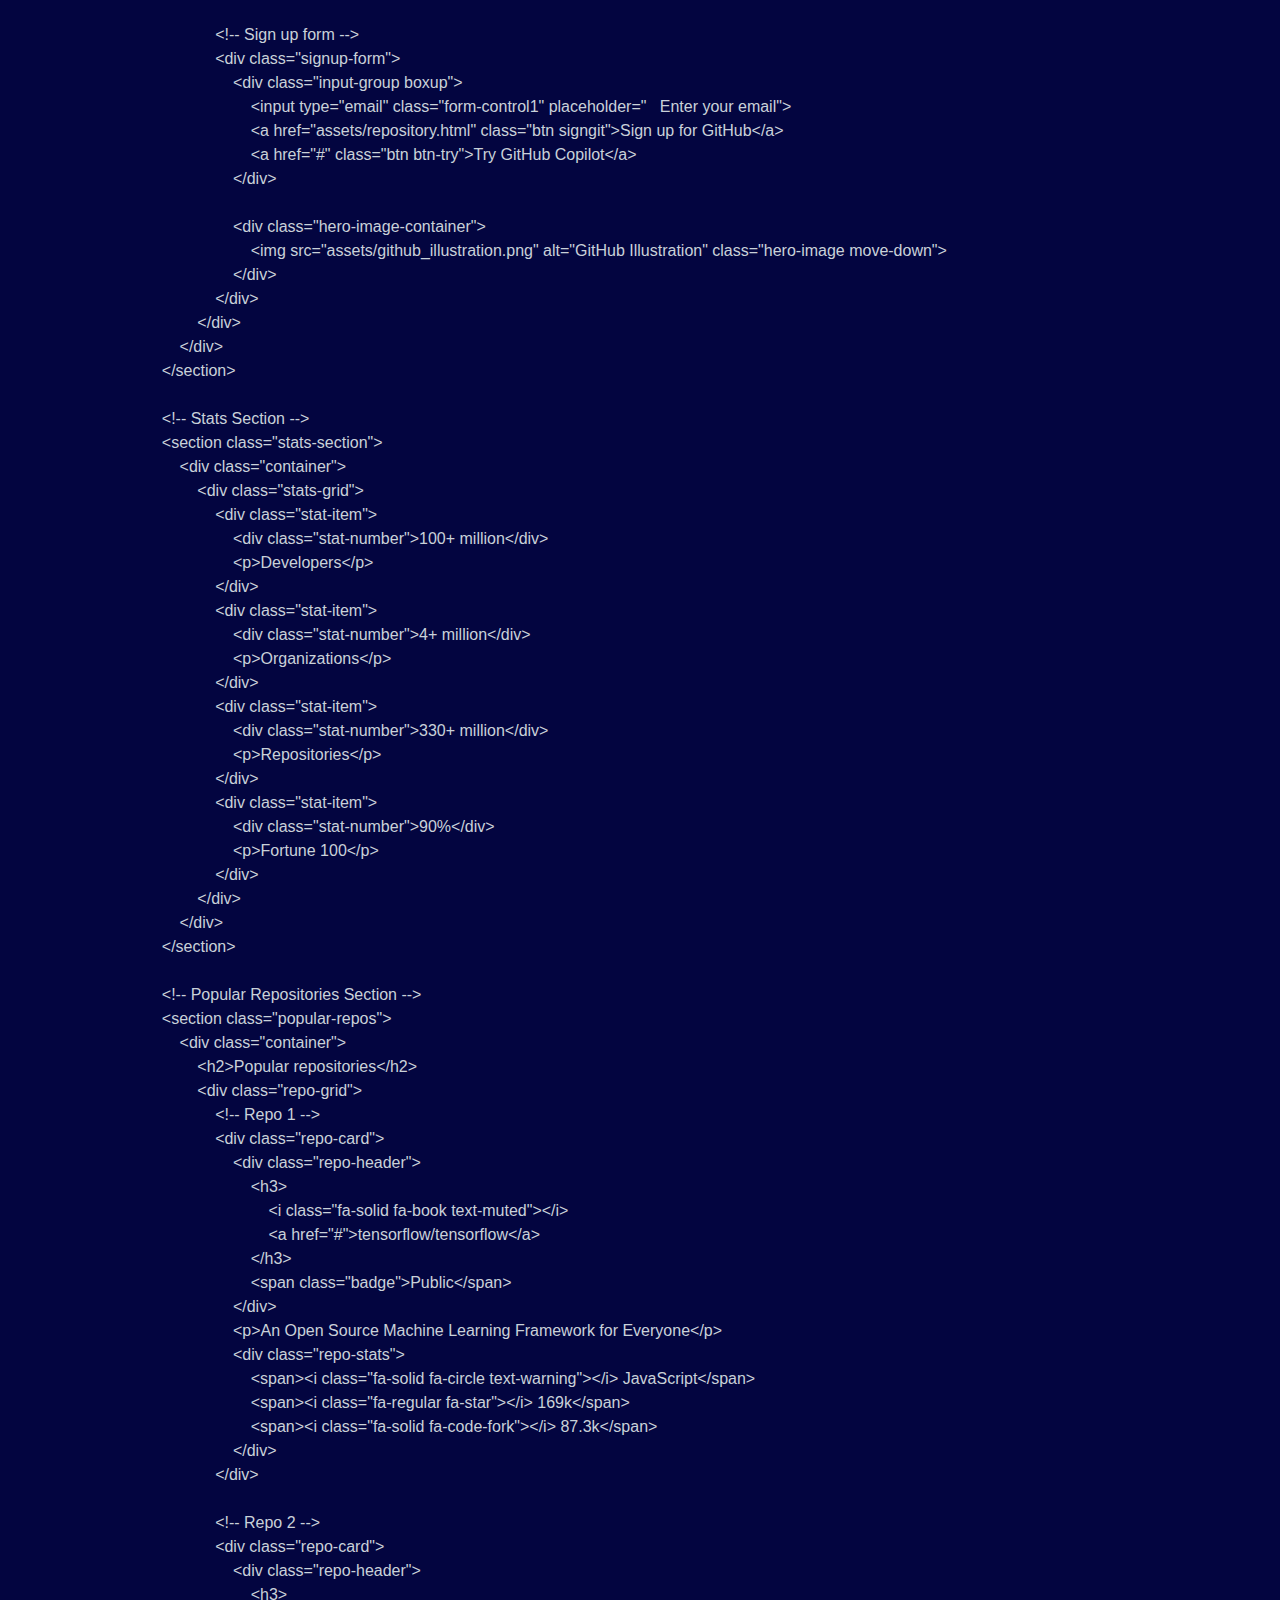
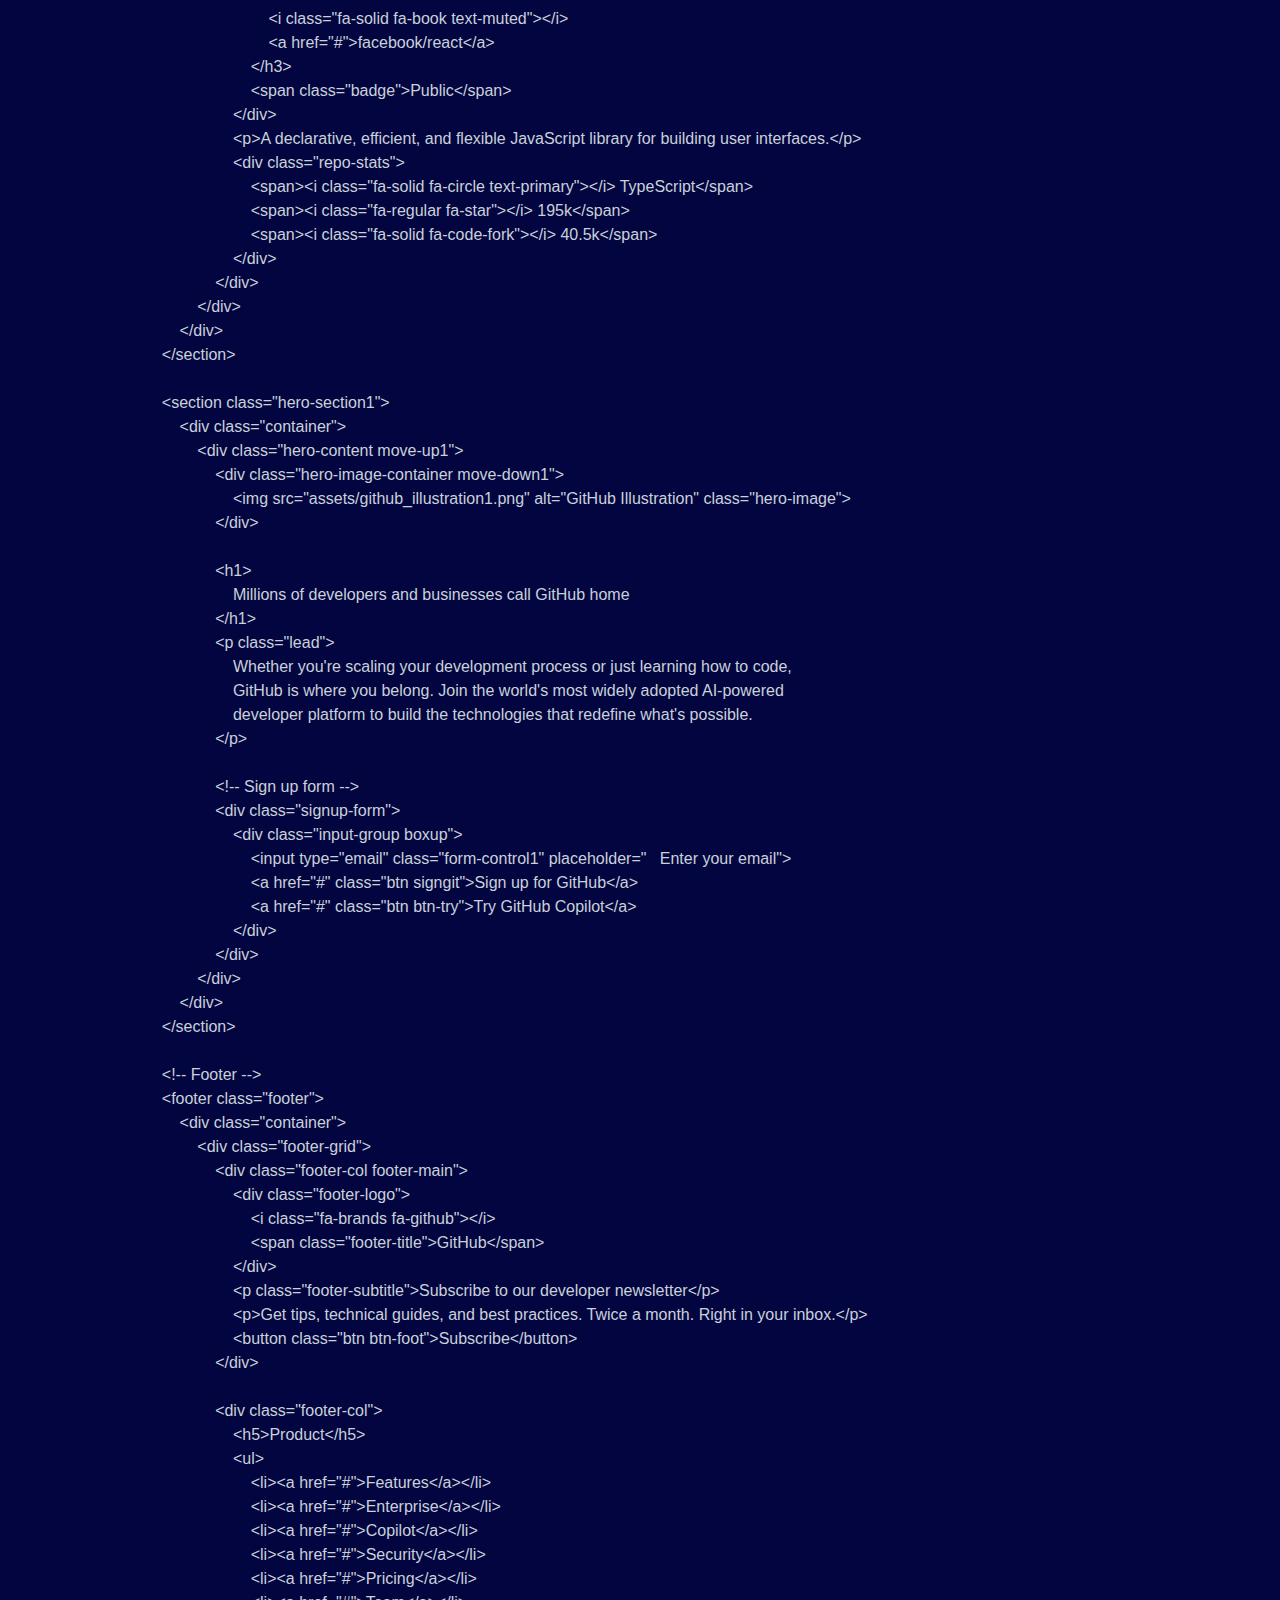
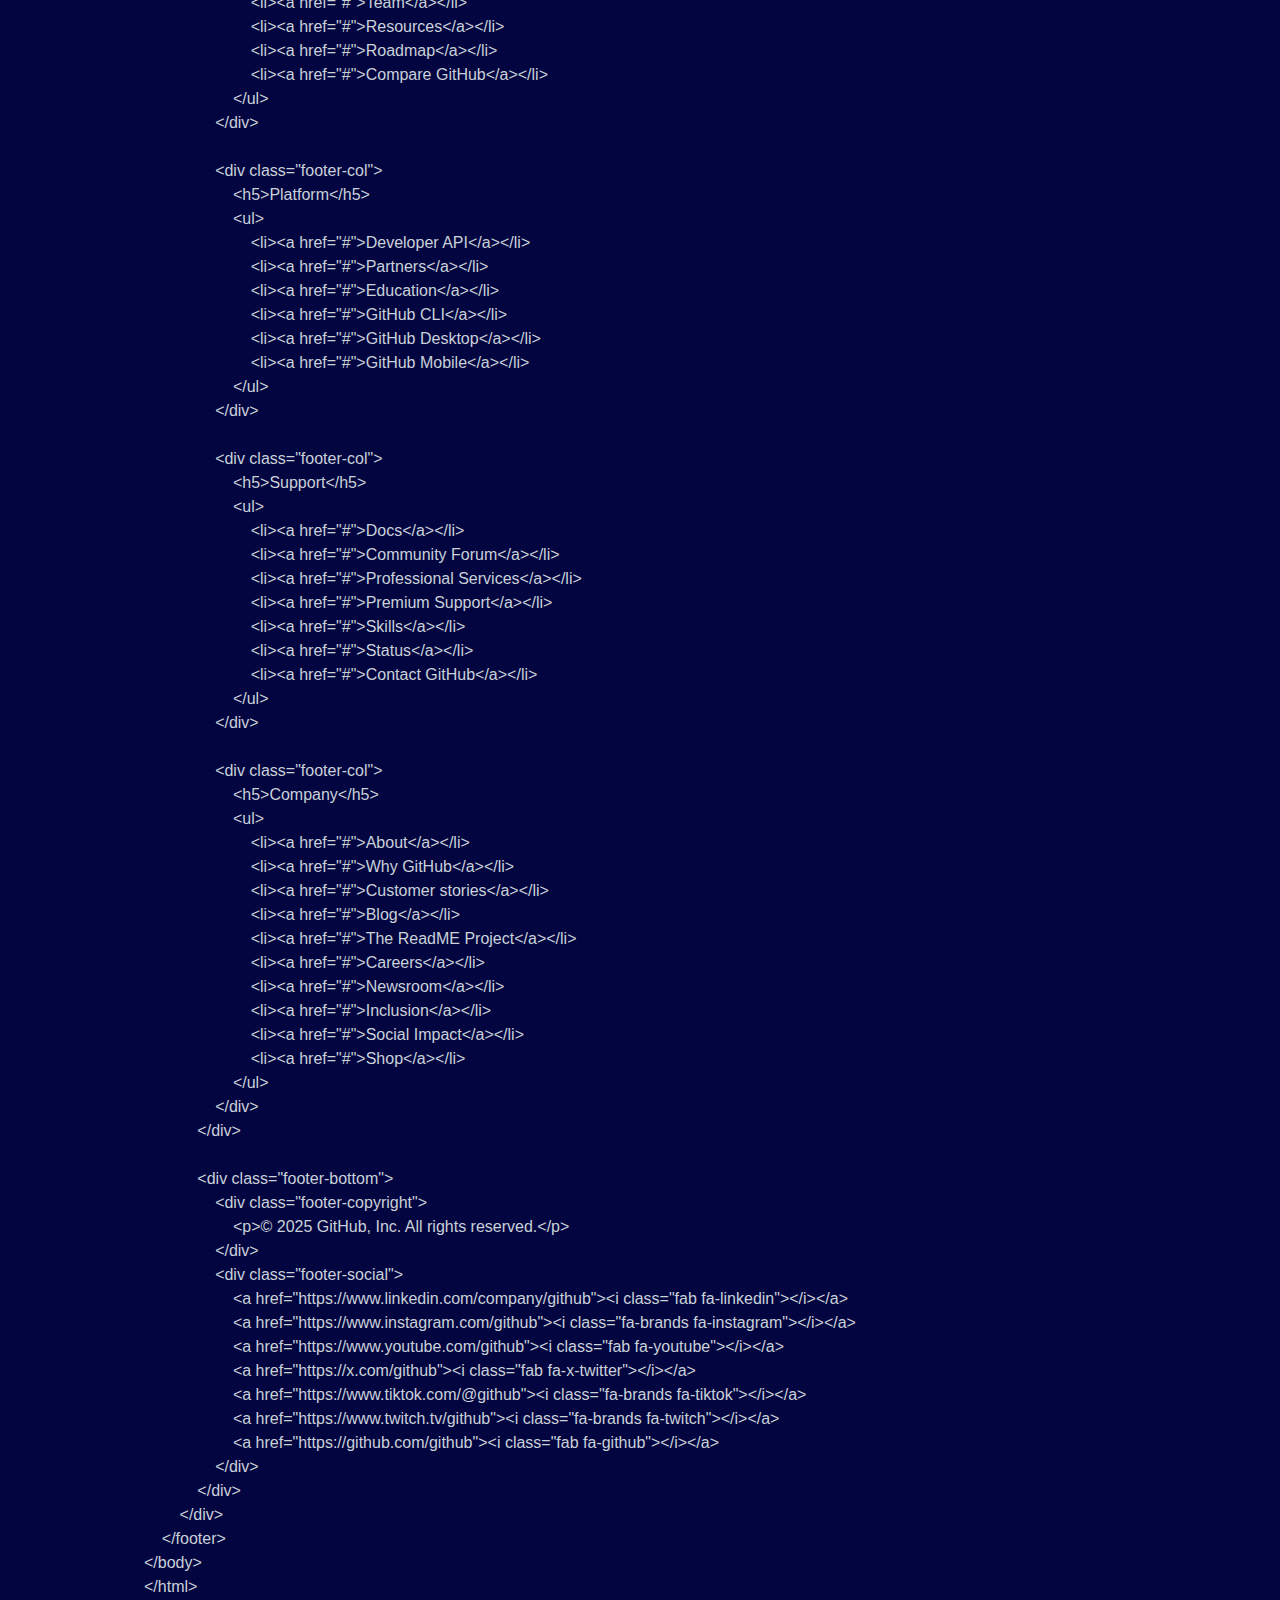
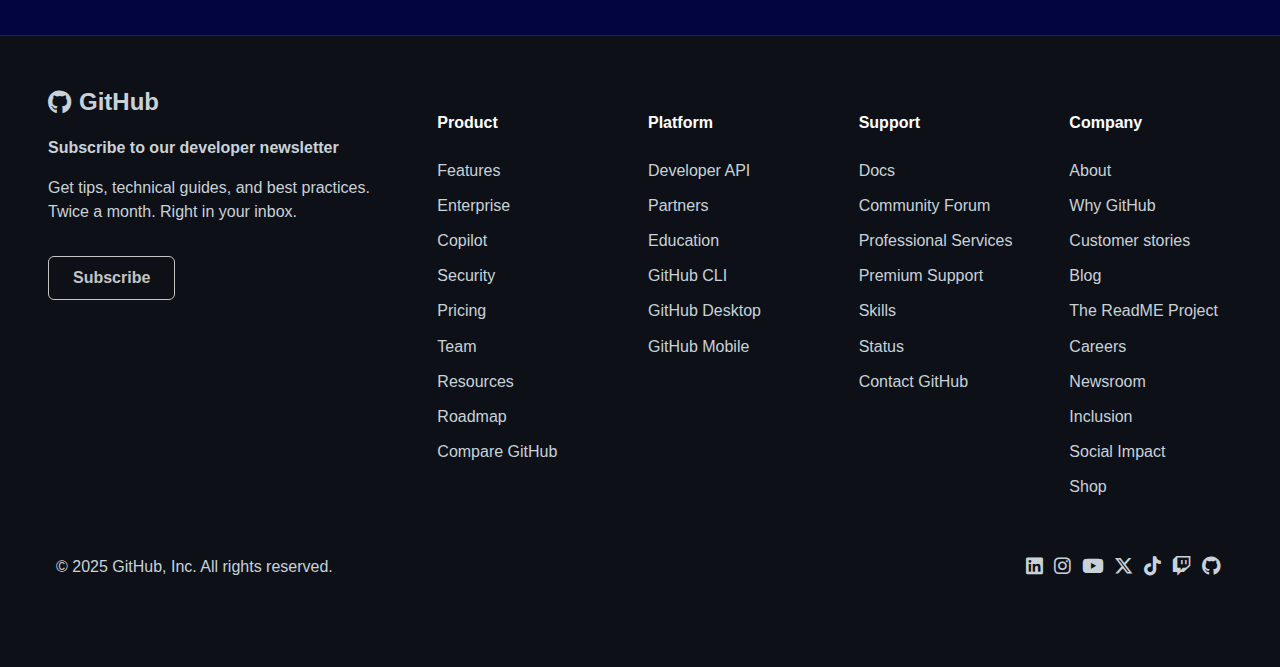
<file: assets/index-html.html>
<!DOCTYPE html>
<html lang="en">
<head>
    <meta charset="UTF-8">
    <meta name="viewport" content="width=device-width, initial-scale=1.0">
    <title>GitHub Clone HTML</title>
    <link rel="icon" type="image/x-icon" href="github.png" alt="GitHub Icon">
    <link href="https://cdnjs.cloudflare.com/ajax/libs/font-awesome/6.4.2/css/all.min.css" rel="stylesheet">
    <link rel="stylesheet" href="styles.css">
</head>
<body>
    <!-- Header/Navbar -->
    <header class="main-header">
        <nav class="navbar">
            <div class="container">
                <!-- GitHub Logo -->
                <a class="navbar-brand" href="..//index.html">
                    <i class="fa-brands fa-github"></i>
                </a>
                
                <!-- Mobile Menu Toggle -->
                <button class="navbar-toggler" id="navbarToggler">
                    <span class="navbar-toggler-icon"></span>
                </button>
                
                <!-- Main Navigation -->
                <div class="navbar-content" id="navbarContent">
                    <ul class="navbar-nav">
                        <li class="nav-item dropdown">
                            <a class="nav-link dropdown-toggle" href="#">Product</a>
                            <ul class="dropdown-menu">
                                <li><a class="dropdown-item" href="#"><i class="fas fa-robot"></i> GitHub Copilot</a></li>
                                <li><a class="dropdown-item" href="index-css.html"><i class="fas fa-shield-alt"></i> Advanced Security</a></li>
                                <li><a class="dropdown-item" href=""><i class="fas fa-cogs"></i> Actions</a></li>
                                <li><a class="dropdown-item" href="#"><i class="fas fa-laptop-code"></i> Codespaces</a></li>
                                <li><a class="dropdown-item" href="#"><i class="fas fa-exclamation-circle"></i> Issues</a></li>
                                <li><a class="dropdown-item" href="#"><i class="fas fa-code-branch"></i> Code Review</a></li>
                                <li><a class="dropdown-item" href="#"><i class="fas fa-comments"></i> Discussions</a></li>
                                <li><a class="dropdown-item" href="#"><i class="fas fa-search"></i> Code Search</a></li>
                            </ul>
                        </li>
                        <li class="nav-item dropdown">
                            <a class="nav-link dropdown-toggle" href="#">Solutions</a>
                            <ul class="dropdown-menu">
                                <li><h6 class="dropdown-text">By company size</h6></li>
                                <li><a class="dropdown-item" href="#">Enterprise</a></li>
                                <li><a class="dropdown-item" href="#">Small and medium teams</a></li>
                                <li><a class="dropdown-item" href="#">Startup</a></li>
                                <li><a class="dropdown-item" href="#">Nonprofits</a></li>
                                <li><h6 class="dropdown-text1"> </h6></li>
                                <li><h6 class="dropdown-text">By use case</h6></li>
                                <li><a class="dropdown-item" href="#">DevSecOps</a></li>
                                <li><a class="dropdown-item" href="#">DevOps</a></li>
                                <li><a class="dropdown-item" href="#">CI/CD</a></li>
                                <li><a class="dropdown-item" href="#">View all use cases</a></li>
                            </ul>
                        </li>
                        <li class="nav-item dropdown">
                            <a class="nav-link dropdown-toggle" href="#">Resources</a>
                            <ul class="dropdown-menu">
                                <li><h6 class="dropdown-text">Topics</h6></li>
                                <li><a class="dropdown-item" href="#">AI</a></li>
                                <li><a class="dropdown-item" href="#">DevOps</a></li>
                                <li><a class="dropdown-item" href="#">Security</a></li>
                                <li><a class="dropdown-item" href="#">Software Development</a></li>
                                <li><a class="dropdown-item" href="#">View all</a></li>
                            </ul>
                        </li>
                        <li class="nav-item dropdown">
                            <a class="nav-link dropdown-toggle" href="#">Open Source</a>
                            <ul class="dropdown-menu">
                                <li><a class="dropdown-item" href="#">GitHub Sponsors</a></li>
                                <li><hr class="dropdown-divider"></li>
                                <li><a class="dropdown-item" href="#">The ReadME Project</a></li>
                                <li><hr class="dropdown-divider"></li>
                                <li><h6 class="dropdown-text">Repositories</h6></li>
                                <li><a class="dropdown-item" href="#">Traffic</a></li>
                                <li><a class="dropdown-item" href="#">Trending</a></li>
                                <li><a class="dropdown-item" href="#">Collection</a></li>
                            </ul>
                        </li>
                        <li class="nav-item dropdown">
                            <a class="nav-link dropdown-toggle" href="#">Enterprise</a>
                            <ul class="dropdown-menu">
                                <li><a class="dropdown-item" href="#"><i class="fa-solid fa-layer-group"></i> Enterprise Platform</a>
                                <li><hr class="dropdown-divider"></li>
                                <li><h6 class="dropdown-text">Available add-ons</h6></li>
                                <li><a class="dropdown-item" href="#"><i class="fa-solid fa-shield"></i> GitHub Advance Security</a></li>
                                <li><a class="dropdown-item" href="#"><i class="fas fa-robot"></i> Copilot for business</a></li>
                                <li><a class="dropdown-item" href="#"><i class="fa-solid fa-comments"></i> Premium Support</a></li>
                            </ul>
                        </li>
                        <li class="nav-item">
                            <a class="nav-link price" href="#">Pricing</a>
                        </li>
                    </ul>
                    
                    <!-- Search - Desktop only -->
                    <div class="search-container">
                        <div class="search-box">
                            <input type="text" class="search-input" placeholder="Search or jump to...">
                            <div class="search-icon">/</div>
                        </div>
                    </div>
                    
                    <!-- Sign in / Sign up -->
                    <div class="auth-buttons">
                        <a href="#" class="btn btn-link price">Sign in</a>
                        <a href="#" class="btn btn-outline">Sign up</a>
                    </div>
                </div>
            </div>
        </nav>
    </header>

    <!-- html-code -->
    <html-code>
      <div class="html-code">
        <h1>Github Clone HTML Code</h1>
        <div id="content">Loading...</div>
      </div>
    </html-code>

    <!-- Footer -->
    <footer class="footer">
        <div class="container">
            <div class="footer-grid">
                <div class="footer-col footer-main">
                    <div class="footer-logo">
                        <i class="fa-brands fa-github"></i>
                        <span class="footer-title">GitHub</span>
                    </div>
                    <p class="footer-subtitle">Subscribe to our developer newsletter</p>
                    <p>Get tips, technical guides, and best practices. Twice a month. Right in your inbox.</p>
                    <button class="btn btn-foot">Subscribe</button>
                </div>
                
                <div class="footer-col">
                    <h5>Product</h5>
                    <ul>
                        <li><a href="#">Features</a></li>
                        <li><a href="#">Enterprise</a></li>
                        <li><a href="#">Copilot</a></li>
                        <li><a href="#">Security</a></li>
                        <li><a href="#">Pricing</a></li>
                        <li><a href="#">Team</a></li>
                        <li><a href="#">Resources</a></li>
                        <li><a href="#">Roadmap</a></li>
                        <li><a href="#">Compare GitHub</a></li>
                    </ul>
                </div>
                
                <div class="footer-col">
                    <h5>Platform</h5>
                    <ul>
                        <li><a href="#">Developer API</a></li>
                        <li><a href="#">Partners</a></li>
                        <li><a href="#">Education</a></li>
                        <li><a href="#">GitHub CLI</a></li>
                        <li><a href="#">GitHub Desktop</a></li>
                        <li><a href="#">GitHub Mobile</a></li>
                    </ul>
                </div>

                <div class="footer-col">
                    <h5>Support</h5>
                    <ul>
                        <li><a href="#">Docs</a></li>
                        <li><a href="#">Community Forum</a></li>
                        <li><a href="#">Professional Services</a></li>
                        <li><a href="#">Premium Support</a></li>
                        <li><a href="#">Skills</a></li>
                        <li><a href="#">Status</a></li>
                        <li><a href="#">Contact GitHub</a></li>
                    </ul>
                </div>
                
                <div class="footer-col">
                    <h5>Company</h5>
                    <ul>
                        <li><a href="#">About</a></li>
                        <li><a href="#">Why GitHub</a></li>
                        <li><a href="#">Customer stories</a></li>
                        <li><a href="#">Blog</a></li>
                        <li><a href="#">The ReadME Project</a></li>
                        <li><a href="#">Careers</a></li>
                        <li><a href="#">Newsroom</a></li>
                        <li><a href="#">Inclusion</a></li>
                        <li><a href="#">Social Impact</a></li>
                        <li><a href="#">Shop</a></li>
                    </ul>
                </div>
            </div>
            
            <div class="footer-bottom">
                <div class="footer-copyright">
                    <p>© 2025 GitHub, Inc. All rights reserved.</p>
                </div>
                <div class="footer-social">
                    <a href="https://www.linkedin.com/company/github"><i class="fab fa-linkedin"></i></a>
                    <a href="https://www.instagram.com/github"><i class="fa-brands fa-instagram"></i></a>
                    <a href="https://www.youtube.com/github"><i class="fab fa-youtube"></i></a>
                    <a href="https://x.com/github"><i class="fab fa-x-twitter"></i></a>
                    <a href="https://www.tiktok.com/@github"><i class="fa-brands fa-tiktok"></i></a>
                    <a href="https://www.twitch.tv/github"><i class="fa-brands fa-twitch"></i></a>
                    <a href="https://github.com/github"><i class="fab fa-github"></i></a>
                </div>
            </div>
        </div>
    </footer>

    <script>
        fetch('text-html.txt')
        .then(response => {
            if (!response.ok) throw new Error('Network response was not ok');
            return response.text();
        })
        .then(data => {
            document.getElementById('content').textContent = data;
        })
        .catch(error => {
            document.getElementById('content').textContent = 'Error loading file: ' + error;
        });
    </script>
</body>
</html>
</file>
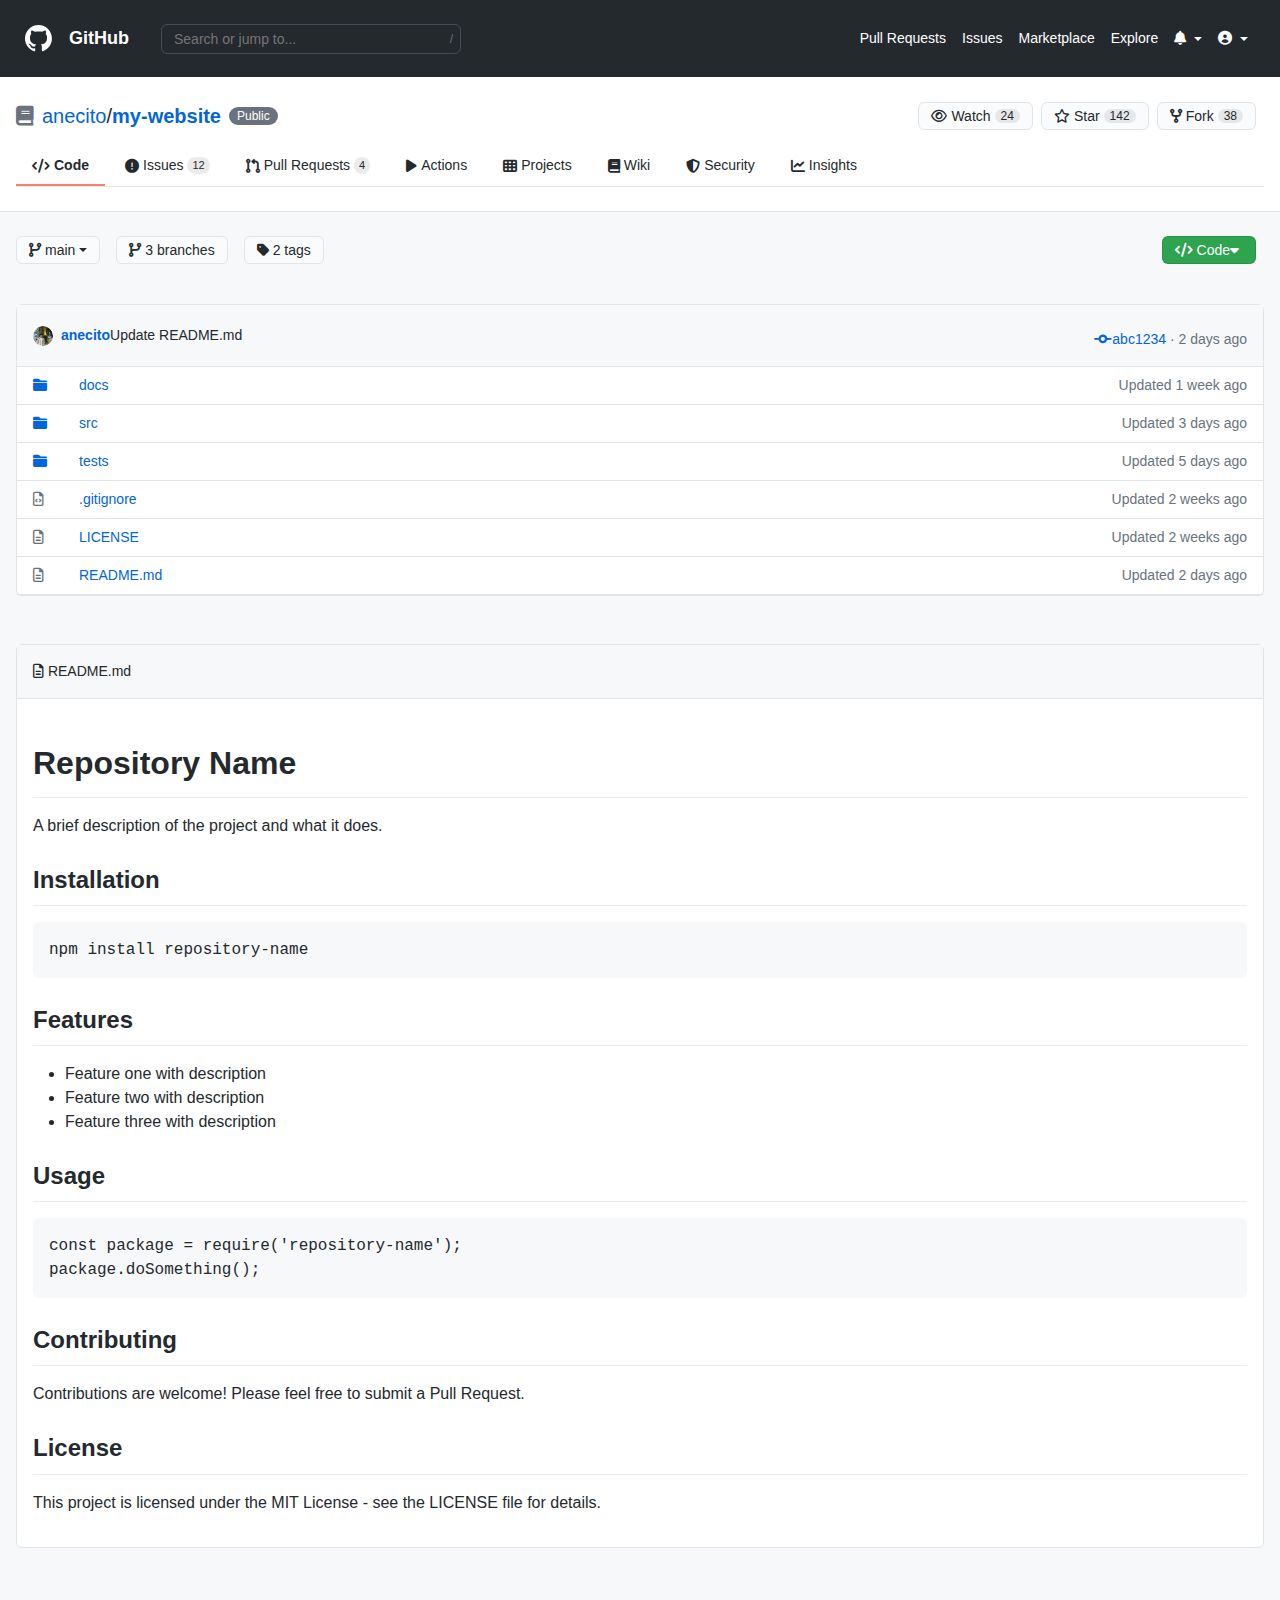
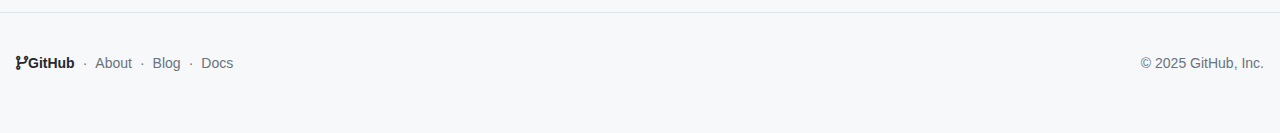
<file: assets/repository.html>
<!DOCTYPE html>
<html lang="en">
<head>
    <meta charset="UTF-8">
    <meta name="viewport" content="width=device-width, initial-scale=1.0">
    <title>GitHub - anecito/my-website</title>
    <!-- Font Awesome for icons -->
    <link rel="stylesheet" href="https://cdnjs.cloudflare.com/ajax/libs/font-awesome/6.0.0/css/all.min.css">
    <!-- Custom CSS -->
    <link rel="stylesheet" href="styles1.css">
</head>
<body>
    <!-- Header/Navbar -->
    <header>
        <nav class="navbar">
            <div class="container">
                <!-- Logo -->
                <a class="navbar-brand" href="..//index.html">
                    <svg xmlns="http://www.w3.org/2000/svg" width="45" height="45" viewBox="0 0 50 50">
                        <path fill="currentColor" d="M25 10c-8.3 0-15 6.7-15 15 0 6.6 4.3 12.2 10.3 14.2.8.1 1-.3 1-.7v-2.6c-4.2.9-5.1-2-5.1-2-.7-1.7-1.7-2.2-1.7-2.2-1.4-.9.1-.9.1-.9 1.5.1 2.3 1.5 2.3 1.5 1.3 2.3 3.5 1.6 4.4 1.2.1-1 .5-1.6 1-2-3.3-.4-6.8-1.7-6.8-7.4 0-1.6.6-3 1.5-4-.2-.4-.7-1.9.1-4 0 0 1.3-.4 4.1 1.5 1.2-.3 2.5-.5 3.8-.5 1.3 0 2.6.2 3.8.5 2.9-1.9 4.1-1.5 4.1-1.5.8 2.1.3 3.6.1 4 1 1 1.5 2.4 1.5 4 0 5.8-3.5 7-6.8 7.4.5.5 1 1.4 1 2.8v4.1c0 .4.3.9 1 .7 6-2 10.2-7.6 10.2-14.2C40 16.7 33.3 10 25 10z"/>
                    </svg>
                    GitHub
                </a>
                
                <!-- Search Bar -->
                <div class="search-container">
                    <form class="search-form">
                        <div class="search-input-group">
                            <input type="text" class="search-input" placeholder="Search or jump to..." aria-label="Search">
                            <span class="search-shortcut">/</span>
                        </div>
                    </form>
                </div>
                
                <!-- Mobile Toggle Button -->
                <button class="navbar-toggler" id="navbarToggler">
                    <span class="toggler-icon"></span>
                </button>
                
                <!-- Nav Links -->
                <div class="navbar-menu" id="navbarMenu">
                    <ul class="navbar-nav">
                        <li class="nav-item">
                            <a class="nav-link" href="#">Pull Requests</a>
                        </li>
                        <li class="nav-item">
                            <a class="nav-link" href="#">Issues</a>
                        </li>
                        <li class="nav-item">
                            <a class="nav-link" href="#">Marketplace</a>
                        </li>
                        <li class="nav-item">
                            <a class="nav-link" href="#">Explore</a>
                        </li>
                    </ul>
                </div>
                
                <!-- User Menu -->
                <div class="navbar-user">
                    <div class="nav-item dropdown">
                        <a class="nav-link dropdown-toggle" href="#" id="navbarDropdown">
                            <i class="fa-solid fa-bell"></i>
                        </a>
                    </div>
                    <div class="nav-item dropdown">
                        <a class="nav-link dropdown-toggle" href="#" id="userDropdown">
                            <i class="fa-solid fa-circle-user"></i>
                        </a>
                    </div>
                </div>
            </div>
        </nav>
    </header>

    <!-- Main Content -->
    <main>
        <div class="main-content">
            <!-- Repository Header -->
            <div class="repo-header">
                <div class="container">
                    <div class="repo-title">
                        <h1>
                            <i class="fa-solid fa-book icon-secondary"></i>
                            <a href="#" class="text-link">anecito</a> /
                            <a href="#" class="text-link fw-bold">my-website</a>
                        </h1>
                        <span class="badge">Public</span>
                        
                        <div class="repo-actions">
                            <button class="btn btn-outline">
                                <i class="fa-regular fa-eye"></i> Watch
                                <span class="badge-counter">24</span>
                            </button>
                            <button class="btn btn-outline">
                                <i class="fa-regular fa-star"></i> Star
                                <span class="badge-counter">142</span>
                            </button>
                            <button class="btn btn-outline">
                                <i class="fa-solid fa-code-fork"></i> Fork
                                <span class="badge-counter">38</span>
                            </button>
                        </div>
                    </div>
                    
                    <!-- Repository Navigation -->
                    <div class="repo-nav">
                        <ul class="tabs">
                            <li class="tab-item">
                                <a class="tab-link active" href="#">
                                    <i class="fa-solid fa-code"></i> Code
                                </a>
                            </li>
                            <li class="tab-item">
                                <a class="tab-link" href="#">
                                    <i class="fa-solid fa-circle-exclamation"></i> Issues
                                    <span class="badge-counter small">12</span>
                                </a>
                            </li>
                            <li class="tab-item">
                                <a class="tab-link" href="#">
                                    <i class="fa-solid fa-code-pull-request"></i> Pull Requests
                                    <span class="badge-counter small">4</span>
                                </a>
                            </li>
                            <li class="tab-item">
                                <a class="tab-link" href="#">
                                    <i class="fa-solid fa-play"></i> Actions
                                </a>
                            </li>
                            <li class="tab-item">
                                <a class="tab-link" href="#">
                                    <i class="fa-solid fa-table-cells"></i> Projects
                                </a>
                            </li>
                            <li class="tab-item">
                                <a class="tab-link" href="#">
                                    <i class="fa-solid fa-book"></i> Wiki
                                </a>
                            </li>
                            <li class="tab-item">
                                <a class="tab-link" href="#">
                                    <i class="fa-solid fa-shield"></i> Security
                                </a>
                            </li>
                            <li class="tab-item">
                                <a class="tab-link" href="#">
                                    <i class="fa-solid fa-chart-line"></i> Insights
                                </a>
                            </li>
                        </ul>
                    </div>
                </div>
            </div>
            
            <!-- Repository Content -->
            <div class="container content-container">
                <div class="content-row">
                    <!-- Branch Selection and Actions -->
                    <div class="branch-actions">
                        <div class="action-group">
                            <div class="action-item">
                                <div class="dropdown">
                                    <button type="button" class="btn btn-outline dropdown-toggle">
                                        <i class="fa-solid fa-code-branch"></i>
                                        main
                                    </button>
                                </div>
                            </div>
                            
                            <div class="action-item">
                                <button class="btn btn-outline">
                                    <i class="fa-solid fa-code-branch"></i> 3 branches
                                </button>
                            </div>
                            
                            <div class="action-item">
                                <button class="btn btn-outline">
                                    <i class="fa-solid fa-tag"></i> 2 tags
                                </button>
                            </div>
                            
                            <div class="action-item code-btn">
                                <button class="btn btn-success">
                                    <i class="fa-solid fa-code"></i> Code
                                    <i class="fa-solid fa-caret-down"></i>
                                </button>
                            </div>
                        </div>
                    </div>
                    
                    <!-- File Browser -->
                    <div class="file-browser">
                        <div class="card">
                            <!-- Commit Info -->
                            <div class="card-header">
                                <div class="commit-info">
                                    <div class="committer">
                                        <img src="Anecito.png" alt="User Avatar" class="avatar">
                                        <a href="#" class="fw-bold text-link">anecito</a>
                                        <span>Update README.md</span>
                                    </div>
                                    <div class="commit-meta">
                                        <a href="#" class="btn-link">
                                            <i class="fa-solid fa-code-commit"></i>abc1234
                                        </a>
                                        <span class="text-muted">· 2 days ago</span>
                                    </div>
                                </div>
                            </div>
                            
                            <!-- Files Table -->
                            <div class="table-container">
                                <table class="files-table">
                                    <tbody>
                                        <tr>
                                            <td class="icon-cell">
                                                <i class="fa-solid fa-folder text-primary"></i>
                                            </td>
                                            <td>
                                                <a href="#" class="text-link">docs</a>
                                            </td>
                                            <td class="timestamp">Updated 1 week ago</td>
                                        </tr>
                                        <tr>
                                            <td class="icon-cell">
                                                <i class="fa-solid fa-folder text-primary"></i>
                                            </td>
                                            <td>
                                                <a href="#" class="text-link">src</a>
                                            </td>
                                            <td class="timestamp">Updated 3 days ago</td>
                                        </tr>
                                        <tr>
                                            <td class="icon-cell">
                                                <i class="fa-solid fa-folder text-primary"></i>
                                            </td>
                                            <td>
                                                <a href="#" class="text-link">tests</a>
                                            </td>
                                            <td class="timestamp">Updated 5 days ago</td>
                                        </tr>
                                        <tr>
                                            <td class="icon-cell">
                                                <i class="fa-regular fa-file-code text-secondary"></i>
                                            </td>
                                            <td>
                                                <a href="#" class="text-link">.gitignore</a>
                                            </td>
                                            <td class="timestamp">Updated 2 weeks ago</td>
                                        </tr>
                                        <tr>
                                            <td class="icon-cell">
                                                <i class="fa-regular fa-file-lines text-secondary"></i>
                                            </td>
                                            <td>
                                                <a href="#" class="text-link">LICENSE</a>
                                            </td>
                                            <td class="timestamp">Updated 2 weeks ago</td>
                                        </tr>
                                        <tr>
                                            <td class="icon-cell">
                                                <i class="fa-regular fa-file-lines text-secondary"></i>
                                            </td>
                                            <td>
                                                <a href="#" class="text-link">README.md</a>
                                            </td>
                                            <td class="timestamp">Updated 2 days ago</td>
                                        </tr>
                                    </tbody>
                                </table>
                            </div>
                        </div>
                    </div>
                    
                    <!-- README Preview -->
                    <div class="readme-section">
                        <div class="card">
                            <div class="card-header">
                                <div>
                                    <i class="fa-regular fa-file-lines"></i>
                                    README.md
                                </div>
                            </div>
                            <div class="card-body readme-content">
                                <h1>Repository Name</h1>
                                <p>A brief description of the project and what it does.</p>
                                
                                <h2>Installation</h2>
                                <pre><code>npm install repository-name</code></pre>
                                
                                <h2>Features</h2>
                                <ul>
                                    <li>Feature one with description</li>
                                    <li>Feature two with description</li>
                                    <li>Feature three with description</li>
                                </ul>
                                
                                <h2>Usage</h2>
                                <pre><code>const package = require('repository-name');
package.doSomething();</code></pre>
                                
                                <h2>Contributing</h2>
                                <p>Contributions are welcome! Please feel free to submit a Pull Request.</p>
                                
                                <h2>License</h2>
                                <p>This project is licensed under the MIT License - see the LICENSE file for details.</p>
                            </div>
                        </div>
                    </div>
                </div>
            </div>
        </div>
    </main>

    <!-- Footer -->
    <footer class="footer">
        <div class="container">
            <div class="footer-content">
                <div class="footer-links">
                    <i class="fa-solid fa-code-branch"></i>
                    <span class="fw-bold">GitHub</span>
                    <span class="separator">·</span>
                    <a href="#" class="footer-link">About</a>
                    <span class="separator">·</span>
                    <a href="#" class="footer-link">Blog</a>
                    <span class="separator">·</span>
                    <a href="#" class="footer-link">Docs</a>
                </div>
                <div class="footer-copyright">
                    <div class="text-muted">
                        © 2025 GitHub, Inc.
                    </div>
                </div>
            </div>
        </div>
    </footer>

</body>
</html>
</file>
<file: assets/styles.css>
body{
    margin: 0; 
    padding: 0; 
    box-sizing: border-box;
    font-family: -apple-system, BlinkMacSystemFont, "Segoe UI", Helvetica, Arial, sans-serif;
    color:#c9d1d9;
    background-color:#030540;
    padding-top: 72px;
    line-height: 1.5;
}

.container { 
    width: 100%; 
    max-width: 1200px; 
    margin: 0 auto; 
    padding: 0 15px; 
}

a { 
    text-decoration: none; 
    color: inherit; 
}

ul { 
    list-style: none; 
}

.btn { 
    display: inline-block; 
    padding: 0.5rem 1rem; 
    border-radius: 6px; 
    font-size: 1rem; 
    cursor: pointer; 
    transition: all 0.3s ease; 
}

.btn-link { 
    color: white; 
    text-decoration: none; 
}

.btn-outline { 
    border: 1px solid white; 
    color: white; 
    background: transparent; 
    padding: 0.3rem 1rem; 
    border-radius: 6px; 
}

.btn-outline:hover { 
    background-color:#0d1117; 
    color: rgb(196, 196, 196); 
    border-color: rgb(196, 196, 196); 
}

.main-header { 
    position: fixed; 
    width: 100%;
    height: 12%;
    top: 0; 
    z-index: 999; 
    background-color: transparent; 
    transition: background-color 0.3s ease;
    background-color: #0d1117;
}

.navbar { 
    margin-top: -5px;
    padding: 1rem 0; 
    width: 100%; 
    z-index: 1000; 
    box-shadow: 0 1px 2px rgba(0, 0, 0, 0.1); 
}

.navbar .container { 
    display: flex; 
    justify-content: space-between; 
    align-items: center; 
}

.navbar-brand { 
    font-size: 1.5rem; 
    color: white; 
    font-weight: bold; 
}

.navbar-toggler { 
    display: none; 
    background: none; 
    border: none; 
    color: white; 
    font-size: 1.5rem; 
    cursor: pointer; 
}

.navbar-content { 
    display: flex; 
    align-items: center; 
    flex-grow: 1; 
}

.navbar-nav { 
    display: flex; 
    margin-left: 2rem; 
}

.nav-item { 
    position: relative; 
    margin-right: 1.5rem; 
}

.nav-link { 
    color: white; 
    font-size: 16px; 
    padding: 0.5rem 0; 
    display: inline-block; 
}

.dropdown-toggle::after { 
    content: '▼'; 
    font-size: 0.6em; 
    margin-left: 0.5em; 
    vertical-align: 0.1em; 
}

.dropdown-menu { 
    display: none; 
    position: absolute; 
    top: 100%; 
    left: 0; 
    background-color: white; 
    border: 1px solid #30363d; 
    border-radius: 6px; 
    padding: 1rem; 
    min-width: 250px; 
    z-index: 1000; 
    box-shadow: 0 8px 16px rgba(0, 0, 0, 0.1); 
}

.nav-item:hover .dropdown-menu { 
    display: block; 
}

.dropdown-item { 
    display: flex; 
    align-items: center; 
    color: #59636e; 
    padding: 0.5rem 1rem; 
    transition: color 0.3s ease; 
}

.dropdown-item:hover { 
    color:#0275d8; 
    background-color: white; 
}

.dropdown-item i { 
    margin-right: 10px; 
}

.dropdown-divider { 
    border: none; 
    border-top: 1px solid#59636e; 
    margin: 0.5rem 0; 
}

.dropdown-text { 
    padding-left: 15px; 
    color: #1f2328; 
    font-weight: bold; 
    margin: 0.5rem 0; 
}

.dropdown-text1 { 
    padding-top: 15px; 
}

.price:hover { 
    color: rgb(196, 196, 196); 
}

.search-container { 
    position: relative; 
    max-width: 300px; 
    margin-left: auto; 
    margin-right: 1rem; 
}

.search-box { 
    position: relative; 
}

.search-input { 
    width: 100%; 
    background-color: #283041; 
    border: 1px solid #c8cacf; 
    color: #c8cacf; 
    padding: 0.5rem 2rem 0.5rem 0.5rem; 
    border-radius: 6px; 
    font-size: 0.9rem; 
}

.search-input:focus { 
    background-color: #0d1117; 
    color: #c9d1d9; 
    border-color: #58a6ff; 
    box-shadow: 0 0 0 3px rgba(56, 139, 253, 0.15); 
    outline: none; 
}

.search-input::placeholder { 
    color: #c8cacf; 
}

.search-icon { 
    position: absolute; 
    right: 10px; 
    top: 50%; 
    transform: translateY(-50%); 
    color: #8b949e; 
    font-size: 0.8rem; 
    background-color: #30363d; 
    padding: 0 5px; 
    border-radius: 3px; 
}

.auth-buttons { 
    display: flex; 
    align-items: center; 
}

.auth-buttons a { 
    margin-left: 1rem; 
}

.hero-section { 
    height: 60vh; 
    background-color: #040d21; 
    background-image: linear-gradient(180deg, #030540 0%, #333172 100%); 
    padding: 8rem 0; 
    position: relative; 
    overflow: hidden; 
    display: flex; 
    align-items: center; 
}

.hero-content { 
    max-width: 800px; 
    margin: 0 auto; 
    text-align: center; 
}

.hero-section h1 { 
    font-size: 3.8rem; 
    font-weight: 700; 
    line-height: 1.1; 
    margin-bottom: 1.5rem; 
}

.hero-section .lead { 
    font-size: 1.2rem; 
    margin-bottom: 2rem; 
}

.hero-image-container { 
    margin-top: 2rem;
    pointer-events: none;
}

.hero-image {
    max-width: 100%;
    height: auto;
    position: relative;
    z-index: 1; /* Make sure it's below the form */
}

.hero-section1 { 
    height: 110vh; 
    background-color: #0d1117; 
    padding: 8rem 0; 
    position: relative; 
    overflow: hidden; 
    display: flex; 
    align-items: center; 
}

.hero-section1 h1 { 
    font-size: 3.8rem; 
    font-weight: 700; 
    line-height: 1.1; 
    margin-bottom: 1.5rem; 
}

.move-up { 
    transform: translateY(260px); 
}

.move-up1 { 
    transform: translateY(-130px); 
}

.move-down { 
    transform: translateY(-400px); 
}

.move-down1 { 
    transform: translateY(-20px); 
}

.signup-form {
    margin-top: 2rem;
    position: relative;
}

.input-group { 
    display: flex; 
    flex-wrap: wrap; 
    justify-content: center; 
    gap: 0.5rem; 
}

.form-control1 {
    z-index: 2; /* Ensure it appears above the image */
    width: 40%; 
    font-size: 1rem; 
    background-color: white; 
    padding: 0.5rem; 
    border: none; 
    border-radius: 10px; 
}

.boxup { margin-left: 50px; }

.signgit { 
    color: white; 
    background-color: #1a7f37; 
    font-weight: bold; 
    border: 3px solid white; 
}

.signgit:hover { 
    background-color: #166b2e; 
    border-color: white; 
}

.btn-try { 
    background-color: #1d1e4b; 
    color: white; 
    border: 3px solid white; 
    font-weight: bold; 
}

.btn-try:hover { 
    background-color: #0d1117; 
    color: rgb(196, 196, 196); 
    border-color: rgb(196, 196, 196); 
}

.stats-section { 
    background-color: #010409; 
    padding: 3rem 0; 
}

.stats-grid { 
    display: grid; 
    grid-template-columns: repeat(4, 1fr); 
    gap: 2rem; 
    text-align: center; 
}

.stat-item { 
    padding: 1rem; 
}

.stat-number { 
    color: #58a6ff; 
    font-size: 2rem; 
    font-weight: 600; 
    margin-bottom: 0.5rem; 
}

.popular-repos { 
    background-color: #0d1117; 
    padding: 3rem 0; 
}

.popular-repos h2 { 
    margin-bottom: 2rem; 
    font-size: 1.5rem; 
}

.repo-grid { 
    display: grid; 
    grid-template-columns: repeat(auto-fit, minmax(300px, 1fr)); 
    gap: 2rem; 
}

.repo-card { 
    background-color: #161b22; 
    border: 1px solid #30363d; 
    border-radius: 6px; 
    padding: 1.5rem; 
    transition: all 0.3s ease; 
}

.repo-card:hover { 
    transform: translateY(-5px); 
    box-shadow: 0 10px 25px rgba(0, 0, 0, 0.3); 
    border-color: #58a6ff; 
}

.repo-header { 
    display: flex; 
    justify-content: space-between; 
    align-items: center; 
    margin-bottom: 1rem; 
}

.repo-header h3 { 
    font-size: 1.1rem; 
    display: flex; 
    align-items: center; 
}

.repo-header h3 i { 
    margin-right: 0.5rem; 
    color: #8b949e; 
}

.repo-header h3 a { 
    color: #58a6ff; 
}

.badge { 
    background-color: #30363d; 
    color: #c9d1d9; 
    padding: 0.25rem 0.5rem; 
    border-radius: 0.25rem; 
    font-size: 0.75rem; 
    font-weight: normal; 
}

.repo-card p { 
    margin-bottom: 1rem; 
    color: #8b949e; 
}

.repo-stats { 
    display: flex; 
    flex-wrap: wrap; 
    gap: 1rem; 
    font-size: 0.9rem; 
    color: #8b949e; 
}

.repo-stats span { 
    display: flex; 
    align-items: center; 
}

.repo-stats span i { 
    margin-right: 0.3rem; 
}

.text-warning { 
    color: #f1e05a !important; 
}

.text-primary { 
    color: #3178c6 !important; 
}

.text-muted { 
    color: #8b949e !important; 
}

.footer { 
    background-color: #0d1117; 
    border-top: 1px solid #21262d; 
    padding: 3rem 0; 
}

.footer-grid { 
    display: grid; 
    grid-template-columns: 2fr repeat(4, 1fr); 
    gap: 2rem; 
}

.footer-col { 
    padding: 0 0.5rem; 
}

.footer-main { 
    max-width: 400px; 
}

.footer-logo { 
    display: flex; 
    align-items: center; 
    margin-bottom: 1rem; 
}

.footer-logo i { 
    font-size: 1.5rem; 
    margin-right: 0.5rem; 
}

.footer-title { 
    font-size: 1.5rem; 
    font-weight: bold; 
}

.footer-subtitle { 
    font-weight: bold; 
    margin-bottom: 0.5rem; 
}

.footer h5 { 
    color: white; 
    margin-bottom: 1.5rem; 
    font-size: 1rem; 
}

.footer ul { 
    list-style: none; 
    padding: 0; 
}

.footer ul li { 
    margin-bottom: 0.7rem; 
}

.footer a { 
    color: #c9d1d9; 
    text-decoration: none; 
}

.footer a:hover { 
    color: #58a6ff; 
    text-decoration: underline; 
}

.btn-foot { 
    color: rgb(196, 196, 196); 
    border: 1px solid rgb(196, 196, 196); 
    background: transparent; 
    padding: 0.75rem 1.5rem; 
    font-weight: bold; 
    margin-top: 1rem; 
}

.btn-foot:hover { 
    background-color: #0d1117; 
    border-color: white; 
    color: white; 
}

.footer-bottom {
    display: flex;
    justify-content: space-between;
    align-items: center;
    flex-wrap: wrap; /* optional: helps with responsiveness */
    padding: 1rem;
}

.footer-bottom > div {
    margin: 0.5rem 0;
}

.footer-social a {
    margin: 0 0.2rem;
    color: inherit; /* ensures icon color inherits from parent */
    text-decoration: none;
    font-size: 1.2rem;
}

.html-code{
    width: 80%;
    margin: 0 auto; /* This centers it horizontally */
    background-color: #030540; /* Optional styling */
    padding: 20px;
}

#content {
    background-color: #030540;
    white-space: pre-wrap; 
    padding: 1rem; 
    border-radius: 5px; 
}
</file>
<file: assets/styles1.css>
/* CSS Reset */
* {
    margin: 0;
    padding: 0;
    box-sizing: border-box;
}

/* General Styles */
body {
    font-family: -apple-system, BlinkMacSystemFont, "Segoe UI", Helvetica, Arial, sans-serif;
    color: #24292e;
    background-color: #f6f8fa;
    line-height: 1.5;
    font-size: 14px;
}

.container {
    width: 100%;
    max-width: 1280px;
    margin: 0 auto;
    padding: 0 16px;
}

a {
    text-decoration: none;
    color: #0366d6;
}

ul {
    list-style: none;
}

.fw-bold {
    font-weight: 600;
}

.text-link {
    color: #0366d6;
    text-decoration: none;
}

.text-link:hover {
    text-decoration: underline;
}

.text-muted {
    color: #6a737d;
}

.icon-secondary {
    color: #6a737d;
}

/* Navigation */
.navbar {
    background-color: #24292e;
    color: #fff;
    padding: 16px 0;
    position: sticky;
    top: 0;
    z-index: 1000;
}

.navbar .container {
    display: flex;
    align-items: center;
    flex-wrap: wrap;
}

.navbar-brand {
    display: flex;
    align-items: center;
    color: #fff;
    font-weight: 600;
    font-size: 18px;
    margin-right: 16px;
}

.navbar-brand svg {
    margin-right: 8px;
}

/* Search Form */
.search-container {
    flex-grow: 1;
    margin: 0 16px;
}

.search-form {
    width: 100%;
    max-width: 300px;
}

.search-input-group {
    display: flex;
    position: relative;
}

.search-input {
    background-color: #24292e;
    border: 1px solid #444d56;
    border-radius: 6px;
    color: #fff;
    padding: 6px 12px;
    width: 100%;
    font-size: 14px;
}

.search-input:focus {
    background-color: #fff;
    color: #24292e;
    outline: none;
}

.search-shortcut {
    position: absolute;
    right: 8px;
    top: 50%;
    transform: translateY(-50%);
    color: #6a737d;
    font-size: 12px;
    pointer-events: none;
}

/* Navbar Menu */
.navbar-menu {
    display: flex;
}

.navbar-nav {
    display: flex;
}

.nav-item {
    margin-right: 16px;
}

.nav-link {
    color: #fff;
    font-weight: 500;
}

.nav-link:hover {
    color: rgba(255, 255, 255, 0.7);
}

/* User Menu */
.navbar-user {
    display: flex;
    margin-left: auto;
}

.dropdown-toggle {
    position: relative;
}

/* Mobile Toggle */
.navbar-toggler {
    display: none;
    background: none;
    border: none;
    color: #fff;
    cursor: pointer;
    font-size: 24px;
}

.toggler-icon {
    display: block;
    width: 24px;
    height: 2px;
    background-color: #fff;
    position: relative;
    transition: all 0.3s;
}

.toggler-icon::before,
.toggler-icon::after {
    content: '';
    position: absolute;
    width: 24px;
    height: 2px;
    background-color: #fff;
    transition: all 0.3s;
}

.toggler-icon::before {
    top: -6px;
}

.toggler-icon::after {
    bottom: -6px;
}

/* Repository Header */
.repo-header {
    background-color: #fff;
    border-bottom: 1px solid #e1e4e8;
    padding: 24px 0;
}

.repo-title {
    display: flex;
    flex-wrap: wrap;
    align-items: center;
    margin-bottom: 16px;
}

.repo-title h1 {
    font-size: 20px;
    font-weight: normal;
    margin-right: 8px;
    display: flex;
    align-items: center;
}

.repo-title h1 i {
    margin-right: 8px;
}

.badge {
    display: inline-block;
    background-color: #6a737d;
    color: #fff;
    border-radius: 2em;
    padding: 0 8px;
    font-size: 12px;
    font-weight: 500;
    line-height: 18px;
    margin-right: 16px;
}

.badge-counter {
    display: inline-block;
    background-color: rgba(0, 0, 0, 0.08);
    color: #24292e;
    border-radius: 2em;
    padding: 0 6px;
    font-size: 12px;
    font-weight: 500;
    margin-left: 4px;
}

.badge-counter.small {
    font-size: 11px;
    padding: 0 5px;
}

.repo-actions {
    display: flex;
    margin-left: auto;
    flex-wrap: wrap;
}

/* Buttons */
.btn {
    display: inline-flex;
    align-items: center;
    padding: 5px 12px;
    font-size: 14px;
    font-weight: 500;
    border-radius: 6px;
    cursor: pointer;
    transition: all 0.2s;
}

.btn i {
    margin-right: 4px;
}

.btn-outline {
    color: #24292e;
    background-color: #fafbfc;
    border: 1px solid #e1e4e8;
    margin-right: 8px;
}

.btn-outline:hover {
    background-color: #f3f4f6;
}

.btn-success {
    background-color: #2ea44f;
    color: #fff;
    border: 1px solid rgba(27, 31, 35, 0.15);
}

.btn-success:hover {
    background-color: #2c974b;
}

.btn-link {
    background: none;
    border: none;
    color: #0366d6;
    padding: 0;
    font-size: inherit;
    text-decoration: none;
}

.btn-link:hover {
    text-decoration: underline;
}

/* Repository Navigation */
.repo-nav {
    margin-top: 16px;
}

.tabs {
    display: flex;
    overflow-x: auto;
    border-bottom: 1px solid #e1e4e8;
}

.tab-item {
    margin-right: 4px;
}

.tab-link {
    display: flex;
    align-items: center;
    padding: 8px 16px;
    color: #24292e;
    border-bottom: 2px solid transparent;
}

.tab-link i {
    margin-right: 4px;
}

.tab-link:hover {
    border-bottom: 2px solid #d1d5da;
}

.tab-link.active {
    font-weight: 600;
    border-bottom: 2px solid #f9826c;
}

/* Content Container */
.content-container {
    padding-top: 24px;
}

.content-row {
    display: flex;
    flex-direction: column;
    gap: 16px;
}

/* Branch Actions */
.branch-actions {
    width: 100%;
    margin-bottom: 16px;
}

.action-group {
    display: flex;
    flex-wrap: wrap;
    align-items: center;
}

.action-item {
    margin-right: 8px;
    margin-bottom: 8px;
}

.action-item.code-btn {
    margin-left: auto;
}

.dropdown {
    position: relative;
}

.dropdown-toggle::after {
    content: "";
    display: inline-block;
    margin-left: 4px;
    vertical-align: middle;
    border-top: 4px solid;
    border-right: 4px solid transparent;
    border-left: 4px solid transparent;
}

/* File Browser */
.card {
    background-color: #fff;
    border: 1px solid #e1e4e8;
    border-radius: 6px;
    margin-bottom: 16px;
}

.card-header {
    padding: 16px;
    background-color: #f6f8fa;
    border-bottom: 1px solid #e1e4e8;
}

.commit-info {
    display: flex;
    flex-wrap: wrap;
    justify-content: space-between;
    align-items: center;
}

.committer {
    display: flex;
    align-items: center;
}

.avatar {
    width: 20px;
    height: 20px;
    border-radius: 50%;
    margin-right: 8px;
}

.commit-meta {
    margin-top: 8px;
}

.table-container {
    overflow-x: auto;
}

.files-table {
    width: 100%;
    border-collapse: collapse;
}

.files-table tr {
    border-bottom: 1px solid #e1e4e8;
}

.files-table tr:hover {
    background-color: #f6f8fa;
}

.files-table td {
    padding: 8px 16px;
}

.icon-cell {
    width: 20px;
    padding-left: 16px;
}

.timestamp {
    text-align: right;
    color: #6a737d;
}

.text-primary {
    color: #0366d6;
}

.text-secondary {
    color: #6a737d;
}

/* README Content */
.readme-section {
    margin-top: 16px;
}

.card-body {
    padding: 16px;
}

.readme-content {
    font-size: 16px;
    line-height: 1.5;
}

.readme-content h1,
.readme-content h2 {
    border-bottom: 1px solid #eaecef;
    padding-bottom: 0.3em;
    margin-top: 24px;
    margin-bottom: 16px;
}

.readme-content h1 {
    font-size: 2em;
}

.readme-content h2 {
    font-size: 1.5em;
}

.readme-content ul {
    padding-left: 2em;
    list-style-type: disc;
    margin-bottom: 16px;
}

.readme-content p {
    margin-bottom: 16px;
}

.readme-content pre {
    background-color: #f6f8fa;
    border-radius: 6px;
    padding: 16px;
    overflow: auto;
    margin-bottom: 16px;
}

.readme-content code {
    font-family: SFMono-Regular, Consolas, Liberation Mono, Menlo, monospace;
    background-color: #f6f8fa;
    padding: 0.2em 0.4em;
    border-radius: 3px;
}

.readme-content pre code {
    padding: 0;
    background-color: transparent;
}

/* Footer */
.footer {
    background-color: #f6f8fa;
    border-top: 1px solid #e1e4e8;
    margin-top: 48px;
    padding: 40px 0;
}

.footer-content {
    display: flex;
    flex-wrap: wrap;
    justify-content: space-between;
}

.footer-links {
    display: flex;
    align-items: center;
    margin-bottom: 16px;
}

.footer-link {
    color: #6a737d;
    text-decoration: none;
}

.footer-link:hover {
    color: #0366d6;
}

.separator {
    margin: 0 8px;
    color: #6a737d;
}

/* Responsive Adjustments */
@media (max-width: 768px) {
    .navbar-toggler {
        display: block;
        margin-left: auto;
    }
    
    .navbar-menu {
        display: none;
        width: 100%;
        margin-top: 16px;
    }
    
    .navbar-menu.show {
        display: block;
    }
    
    .navbar-nav {
        flex-direction: column;
    }
    
    .nav-item {
        margin-right: 0;
        margin-bottom: 8px;
    }
    
    .search-container {
        order: 1;
        width: 100%;
        margin: 16px 0;
    }
    
    .search-form {
        max-width: 100%;
    }
    
    .navbar-user {
        order: 2;
    }
    
    .repo-title {
        flex-direction: column;
        align-items: flex-start;
    }
    
    .repo-actions {
        margin-left: 0;
        margin-top: 16px;
    }
    
    .tabs {
        overflow-x: auto;
        white-space: nowrap;
    }
    
    .tabs::-webkit-scrollbar {
        height: 0;
    }
    
    .commit-info {
        flex-direction: column;
        align-items: flex-start;
    }
    
    .commit-meta {
        margin-top: 8px;
    }
    
    .action-item.code-btn {
        margin-left: 0;
        margin-top: 8px;
    }
}
</file>
